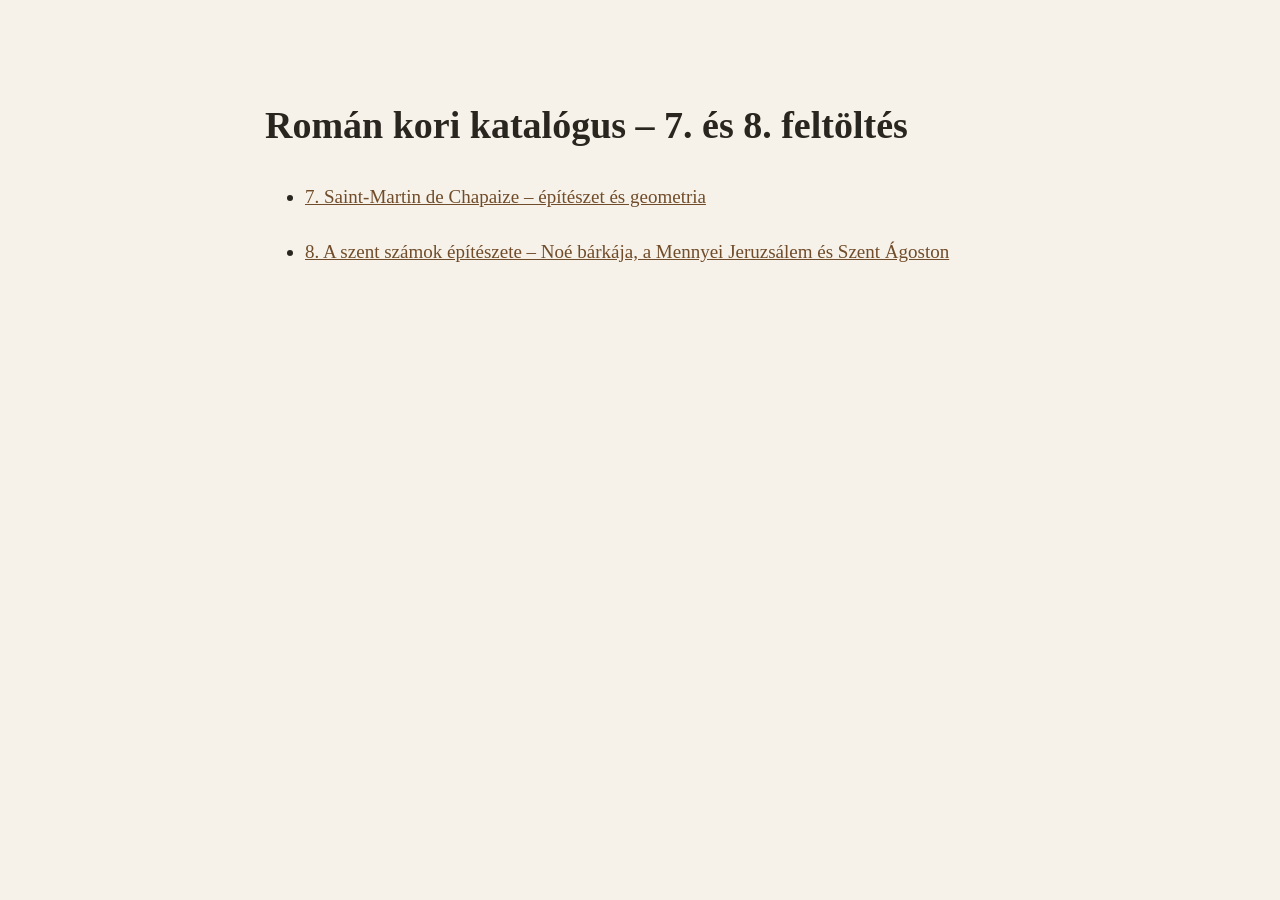
<file: 07-08-olvasnivalok.html>
<!doctype html><html lang="hu"><meta charset="utf-8"><meta name="viewport" content="width=device-width,initial-scale=1"><title>7–8. feltöltés</title><style>body{font:19px/1.6 Georgia,serif;max-width:750px;margin:5vh auto;padding:25px;background:#f6f2e9;color:#29251f}a{color:#704c2a}li{margin:25px 0}</style><h1>Román kori katalógus – 7. és 8. feltöltés</h1><ul><li><a href="feltoltesek/saint-martin-de-chapaize/">7. Saint-Martin de Chapaize – építészet és geometria</a></li><li><a href="feltoltesek/szent-szamok-epiteszete/">8. A szent számok építészete – Noé bárkája, a Mennyei Jeruzsálem és Szent Ágoston</a></li></ul></html>
</file>
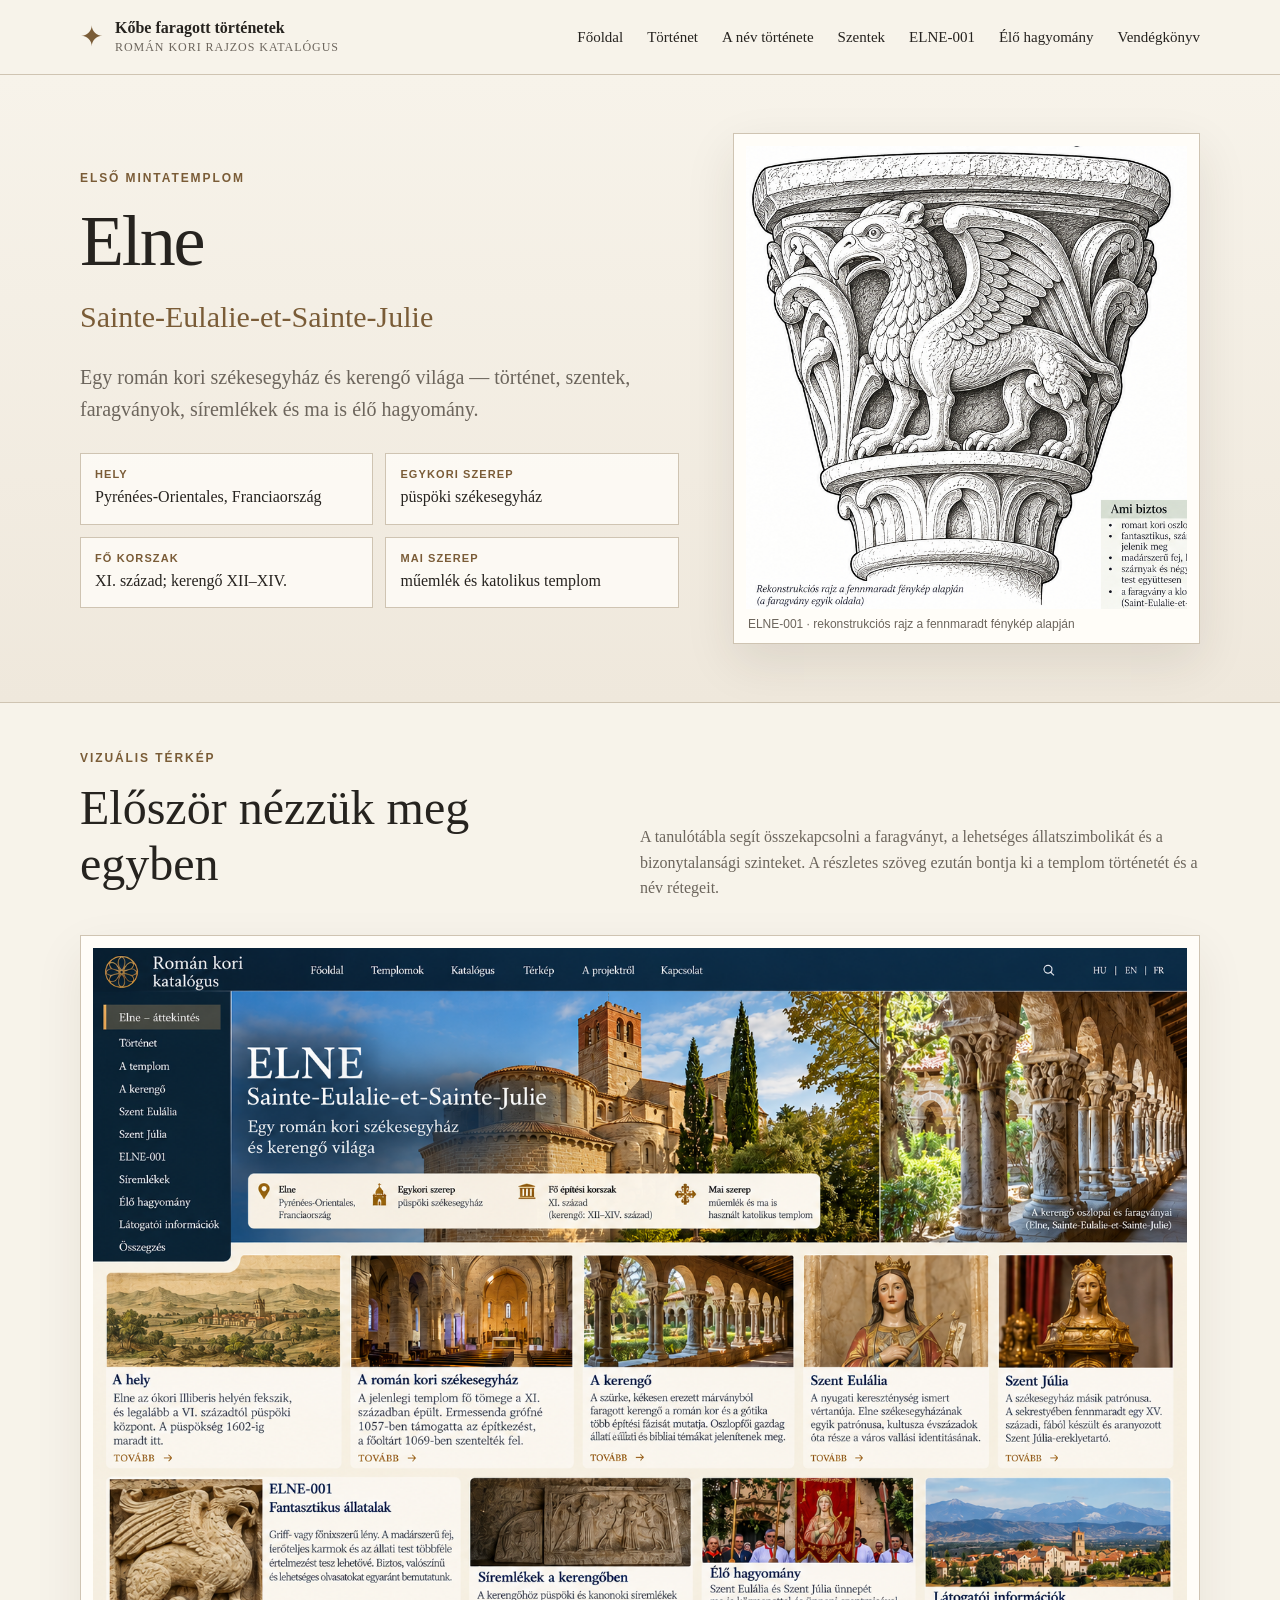
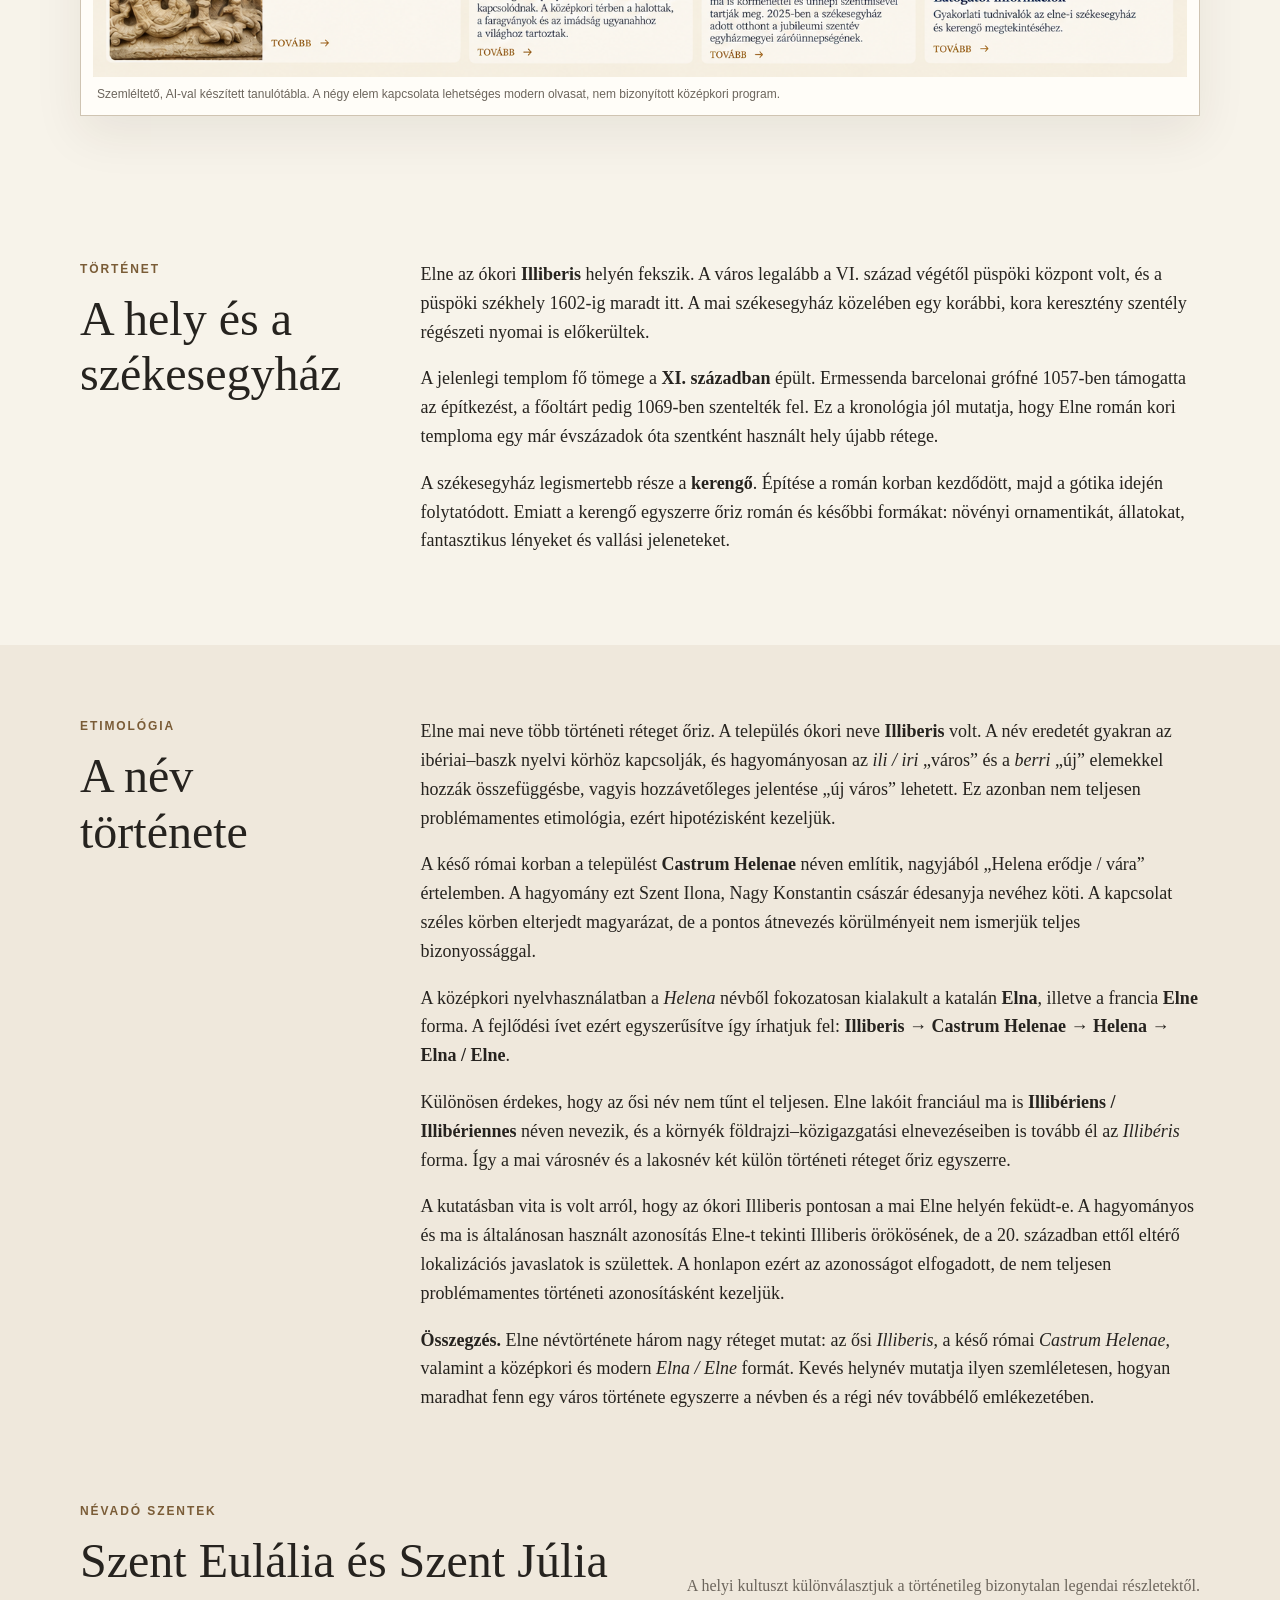
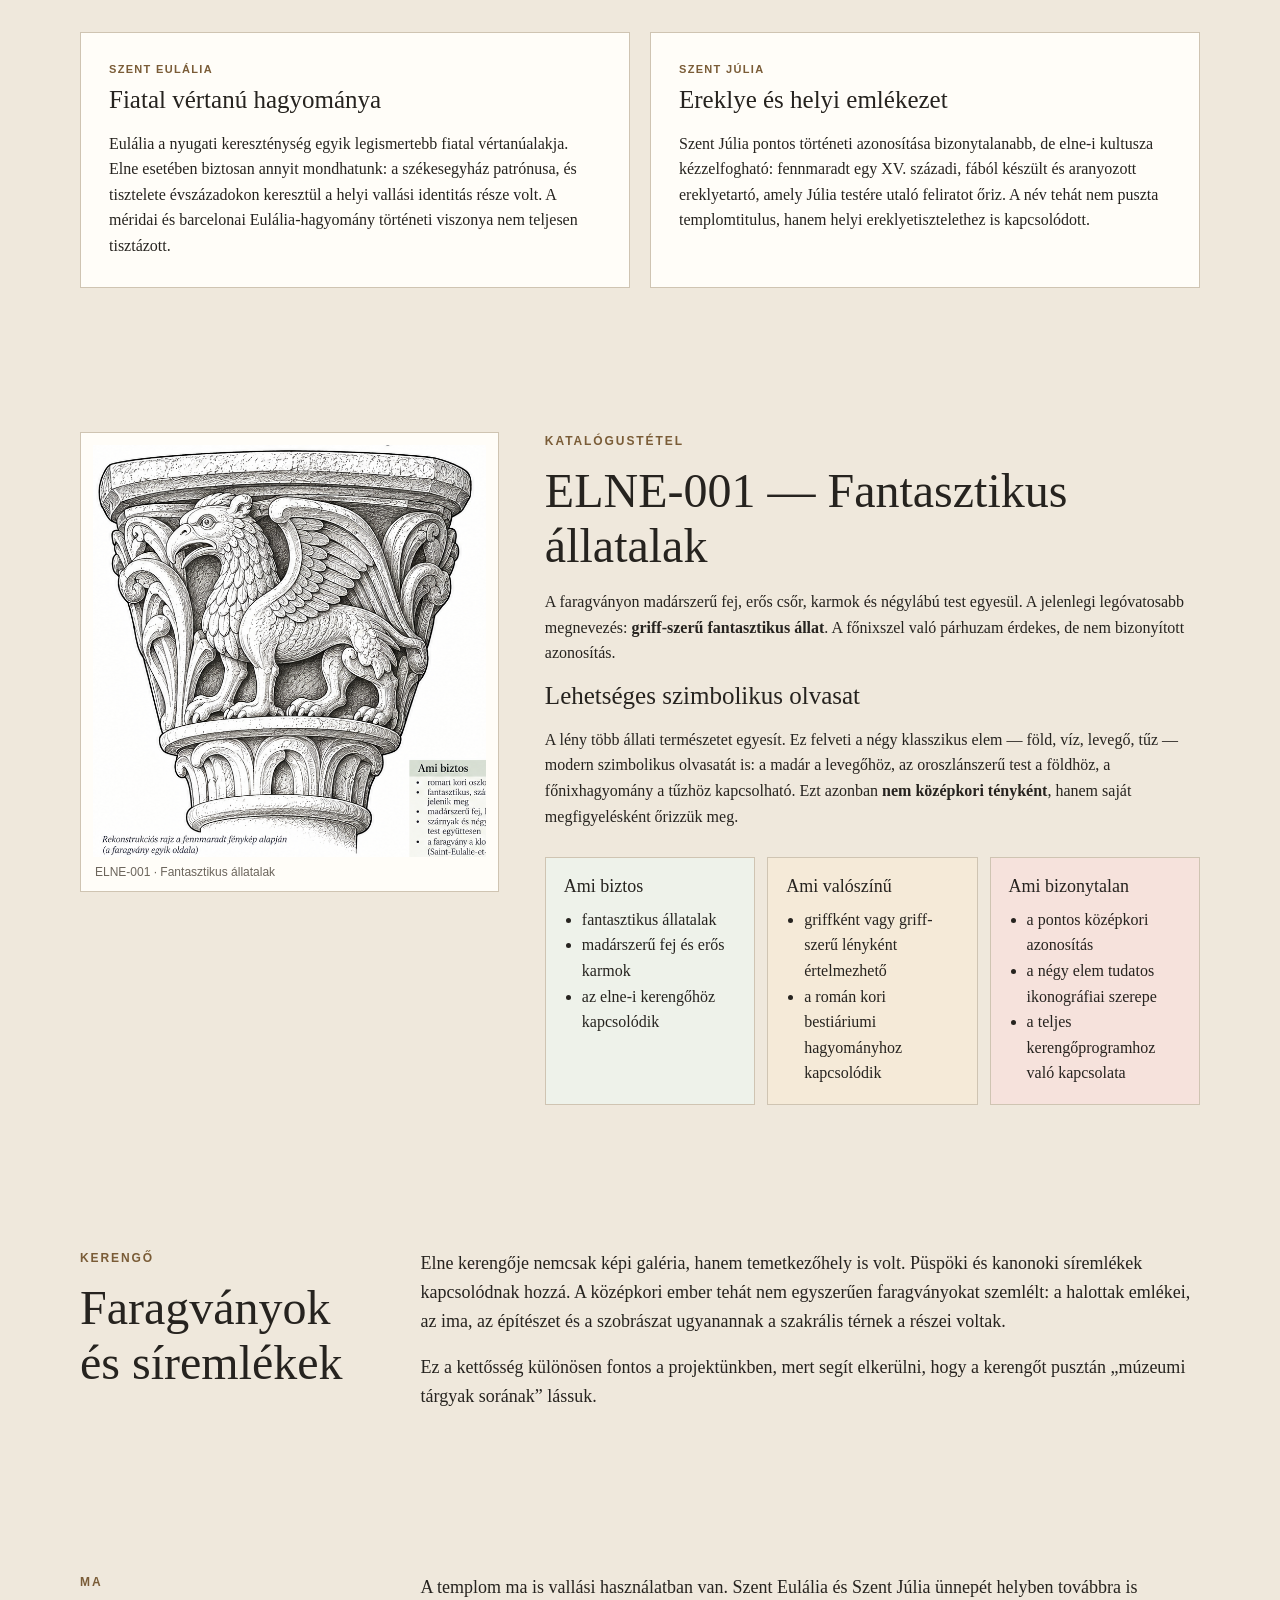
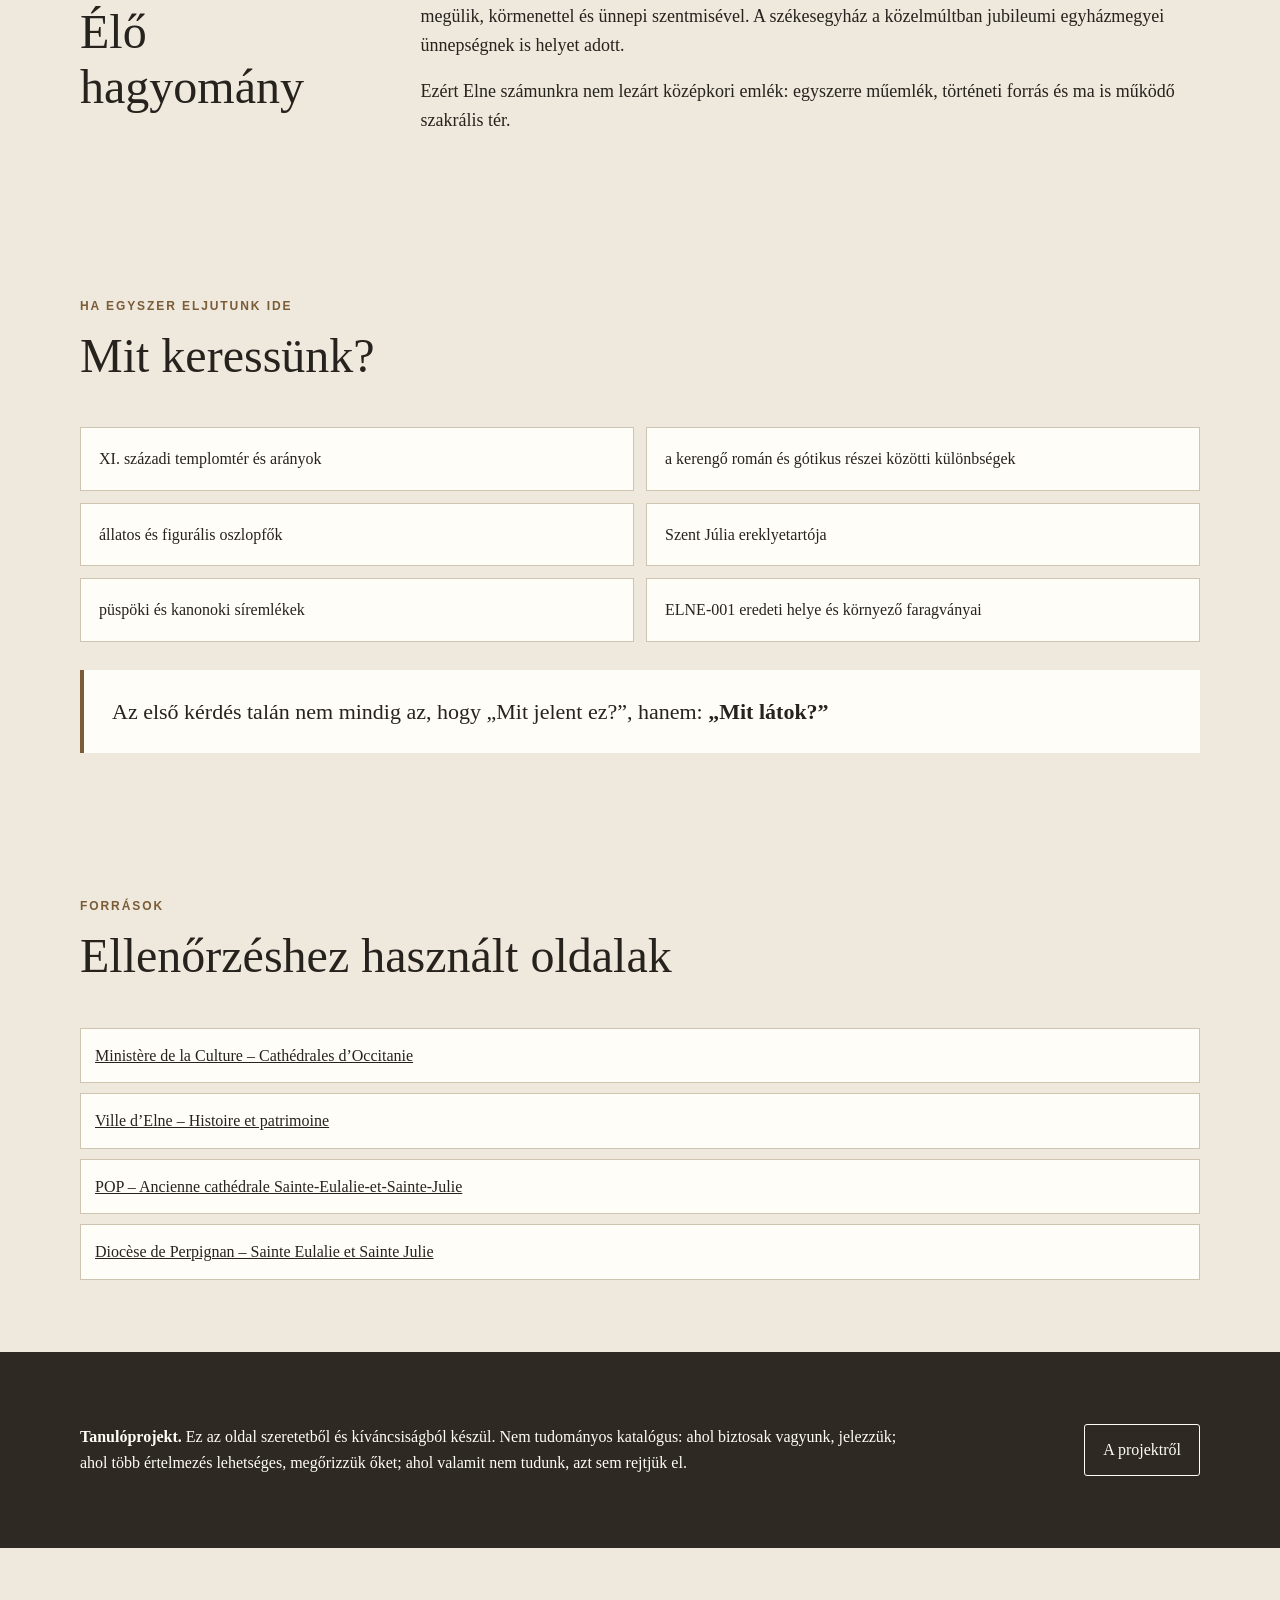
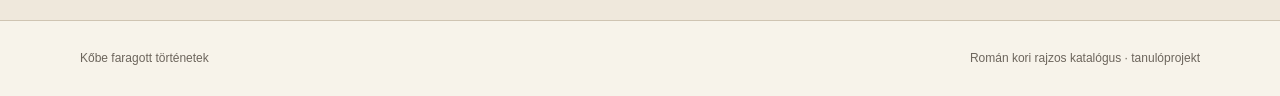
<file: elne.html>
<!doctype html><html lang="hu"><head><meta charset="utf-8"/><meta name="viewport" content="width=device-width, initial-scale=1"/><meta name="description" content="Elne Sainte-Eulalie-et-Sainte-Julie székesegyháza és román kori kerengője – tanulóprojekt."/><title>Elne – Román kori katalógus</title><link rel="stylesheet" href="styles.css"/></head><body>
<header class="site-header"><div class="wrap header-inner"><a class="brand" href="index.html" aria-label="Kezdőlap"><span class="brand-mark">✦</span><span><strong>Kőbe faragott történetek</strong><small>Román kori rajzos katalógus</small></span></a><nav aria-label="Fő navigáció"><a href="index.html">Főoldal</a><a href="#tortenet">Történet</a><a href="#nev">A név története</a><a href="#szentek">Szentek</a><a href="#elne001">ELNE-001</a><a href="#elo">Élő hagyomány</a><a href="vendegkonyv.html">Vendégkönyv</a></nav></div></header>
<main>
<section class="location-hero"><div class="wrap location-hero-grid"><div><p class="eyebrow">Első mintatemplom</p><h1>Elne</h1><p class="location-subtitle">Sainte-Eulalie-et-Sainte-Julie</p><p class="lead">Egy román kori székesegyház és kerengő világa — történet, szentek, faragványok, síremlékek és ma is élő hagyomány.</p><div class="facts-row"><div><strong>Hely</strong><span>Pyrénées-Orientales, Franciaország</span></div><div><strong>Egykori szerep</strong><span>püspöki székesegyház</span></div><div><strong>Fő korszak</strong><span>XI. század; kerengő XII–XIV.</span></div><div><strong>Mai szerep</strong><span>műemlék és katolikus templom</span></div></div></div><figure class="location-art"><img src="images/elne-001.png" alt="ELNE-001 griff-szerű fantasztikus állatalak rajza"/><figcaption>ELNE-001 · rekonstrukciós rajz a fennmaradt fénykép alapján</figcaption></figure></div></section>
<section class="section overview-section"><div class="wrap"><div class="section-head"><div><p class="eyebrow">Vizuális térkép</p><h2>Először nézzük meg egyben</h2></div><p class="section-copy">A tanulótábla segít összekapcsolni a faragványt, a lehetséges állatszimbolikát és a bizonytalansági szinteket. A részletes szöveg ezután bontja ki a templom történetét és a név rétegeit.</p></div><figure class="overview-board"><img src="images/elne-overview.png" alt="ELNE-001 és a griff-szerű állatalak részletes szemléltető táblája"/><figcaption>Szemléltető, AI-val készített tanulótábla. A négy elem kapcsolata lehetséges modern olvasat, nem bizonyított középkori program.</figcaption></figure></div></section>
<section class="section" id="tortenet"><div class="wrap prose-grid"><div class="side-title"><p class="eyebrow">Történet</p><h2>A hely és a székesegyház</h2></div><div class="prose"><p>Elne az ókori <strong>Illiberis</strong> helyén fekszik. A város legalább a VI. század végétől püspöki központ volt, és a püspöki székhely 1602-ig maradt itt. A mai székesegyház közelében egy korábbi, kora keresztény szentély régészeti nyomai is előkerültek.</p><p>A jelenlegi templom fő tömege a <strong>XI. században</strong> épült. Ermessenda barcelonai grófné 1057-ben támogatta az építkezést, a főoltárt pedig 1069-ben szentelték fel. Ez a kronológia jól mutatja, hogy Elne román kori temploma egy már évszázadok óta szentként használt hely újabb rétege.</p><p>A székesegyház legismertebb része a <strong>kerengő</strong>. Építése a román korban kezdődött, majd a gótika idején folytatódott. Emiatt a kerengő egyszerre őriz román és későbbi formákat: növényi ornamentikát, állatokat, fantasztikus lényeket és vallási jeleneteket.</p></div></div></section>
<section class="section alt" id="nev"><div class="wrap prose-grid"><div class="side-title"><p class="eyebrow">Etimológia</p><h2>A név története</h2></div><div class="prose"><p>Elne mai neve több történeti réteget őriz. A település ókori neve <strong>Illiberis</strong> volt. A név eredetét gyakran az ibériai–baszk nyelvi körhöz kapcsolják, és hagyományosan az <em>ili / iri</em> „város” és a <em>berri</em> „új” elemekkel hozzák összefüggésbe, vagyis hozzávetőleges jelentése „új város” lehetett. Ez azonban nem teljesen problémamentes etimológia, ezért hipotézisként kezeljük.</p><p>A késő római korban a települést <strong>Castrum Helenae</strong> néven említik, nagyjából „Helena erődje / vára” értelemben. A hagyomány ezt Szent Ilona, Nagy Konstantin császár édesanyja nevéhez köti. A kapcsolat széles körben elterjedt magyarázat, de a pontos átnevezés körülményeit nem ismerjük teljes bizonyossággal.</p><p>A középkori nyelvhasználatban a <em>Helena</em> névből fokozatosan kialakult a katalán <strong>Elna</strong>, illetve a francia <strong>Elne</strong> forma. A fejlődési ívet ezért egyszerűsítve így írhatjuk fel: <strong>Illiberis → Castrum Helenae → Helena → Elna / Elne</strong>.</p><p>Különösen érdekes, hogy az ősi név nem tűnt el teljesen. Elne lakóit franciául ma is <strong>Illibériens / Illibériennes</strong> néven nevezik, és a környék földrajzi–közigazgatási elnevezéseiben is tovább él az <em>Illibéris</em> forma. Így a mai városnév és a lakosnév két külön történeti réteget őriz egyszerre.</p><p>A kutatásban vita is volt arról, hogy az ókori Illiberis pontosan a mai Elne helyén feküdt-e. A hagyományos és ma is általánosan használt azonosítás Elne-t tekinti Illiberis örökösének, de a 20. században ettől eltérő lokalizációs javaslatok is születtek. A honlapon ezért az azonosságot elfogadott, de nem teljesen problémamentes történeti azonosításként kezeljük.</p><p><strong>Összegzés.</strong> Elne névtörténete három nagy réteget mutat: az ősi <em>Illiberis</em>, a késő római <em>Castrum Helenae</em>, valamint a középkori és modern <em>Elna / Elne</em> formát. Kevés helynév mutatja ilyen szemléletesen, hogyan maradhat fenn egy város története egyszerre a névben és a régi név továbbélő emlékezetében.</p></div></div>
<section class="section alt" id="szentek"><div class="wrap"><div class="section-head"><div><p class="eyebrow">Névadó szentek</p><h2>Szent Eulália és Szent Júlia</h2></div><p class="section-copy">A helyi kultuszt különválasztjuk a történetileg bizonytalan legendai részletektől.</p></div><div class="note-grid"><article class="note-card"><div class="note-kicker">Szent Eulália</div><h3>Fiatal vértanú hagyománya</h3><p>Eulália a nyugati kereszténység egyik legismertebb fiatal vértanúalakja. Elne esetében biztosan annyit mondhatunk: a székesegyház patrónusa, és tisztelete évszázadokon keresztül a helyi vallási identitás része volt. A méridai és barcelonai Eulália-hagyomány történeti viszonya nem teljesen tisztázott.</p></article><article class="note-card"><div class="note-kicker">Szent Júlia</div><h3>Ereklye és helyi emlékezet</h3><p>Szent Júlia pontos történeti azonosítása bizonytalanabb, de elne-i kultusza kézzelfogható: fennmaradt egy XV. századi, fából készült és aranyozott ereklyetartó, amely Júlia testére utaló feliratot őriz. A név tehát nem puszta templomtitulus, hanem helyi ereklyetisztelethez is kapcsolódott.</p></article></div></div></section>
<section class="section" id="elne001"><div class="wrap feature-grid"><figure class="feature-art"><img src="images/elne-001.png" alt="Fantasztikus griff-szerű állatalak"/><figcaption>ELNE-001 · Fantasztikus állatalak</figcaption></figure><div><p class="eyebrow">Katalógustétel</p><h2>ELNE-001 — Fantasztikus állatalak</h2><p>A faragványon madárszerű fej, erős csőr, karmok és négylábú test egyesül. A jelenlegi legóvatosabb megnevezés: <strong>griff-szerű fantasztikus állat</strong>. A főnixszel való párhuzam érdekes, de nem bizonyított azonosítás.</p><h3>Lehetséges szimbolikus olvasat</h3><p>A lény több állati természetet egyesít. Ez felveti a négy klasszikus elem — föld, víz, levegő, tűz — modern szimbolikus olvasatát is: a madár a levegőhöz, az oroszlánszerű test a földhöz, a főnixhagyomány a tűzhöz kapcsolható. Ezt azonban <strong>nem középkori tényként</strong>, hanem saját megfigyelésként őrizzük meg.</p><div class="certainty-grid"><div class="certainty sure"><h3>Ami biztos</h3><ul><li>fantasztikus állatalak</li><li>madárszerű fej és erős karmok</li><li>az elne-i kerengőhöz kapcsolódik</li></ul></div><div class="certainty likely"><h3>Ami valószínű</h3><ul><li>griffként vagy griff-szerű lényként értelmezhető</li><li>a román kori bestiáriumi hagyományhoz kapcsolódik</li></ul></div><div class="certainty uncertain"><h3>Ami bizonytalan</h3><ul><li>a pontos középkori azonosítás</li><li>a négy elem tudatos ikonográfiai szerepe</li><li>a teljes kerengőprogramhoz való kapcsolata</li></ul></div></div></div></div></section>
<section class="section alt"><div class="wrap prose-grid"><div class="side-title"><p class="eyebrow">Kerengő</p><h2>Faragványok és síremlékek</h2></div><div class="prose"><p>Elne kerengője nemcsak képi galéria, hanem temetkezőhely is volt. Püspöki és kanonoki síremlékek kapcsolódnak hozzá. A középkori ember tehát nem egyszerűen faragványokat szemlélt: a halottak emlékei, az ima, az építészet és a szobrászat ugyanannak a szakrális térnek a részei voltak.</p><p>Ez a kettősség különösen fontos a projektünkben, mert segít elkerülni, hogy a kerengőt pusztán „múzeumi tárgyak sorának” lássuk.</p></div></div></section>
<section class="section" id="elo"><div class="wrap prose-grid"><div class="side-title"><p class="eyebrow">Ma</p><h2>Élő hagyomány</h2></div><div class="prose"><p>A templom ma is vallási használatban van. Szent Eulália és Szent Júlia ünnepét helyben továbbra is megülik, körmenettel és ünnepi szentmisével. A székesegyház a közelmúltban jubileumi egyházmegyei ünnepségnek is helyet adott.</p><p>Ezért Elne számunkra nem lezárt középkori emlék: egyszerre műemlék, történeti forrás és ma is működő szakrális tér.</p></div></div></section>
<section class="section alt"><div class="wrap"><div class="section-head"><div><p class="eyebrow">Ha egyszer eljutunk ide</p><h2>Mit keressünk?</h2></div></div><div class="visit-list"><div>XI. századi templomtér és arányok</div><div>a kerengő román és gótikus részei közötti különbségek</div><div>állatos és figurális oszlopfők</div><div>Szent Júlia ereklyetartója</div><div>püspöki és kanonoki síremlékek</div><div>ELNE-001 eredeti helye és környező faragványai</div></div><blockquote class="project-quote">Az első kérdés talán nem mindig az, hogy „Mit jelent ez?”, hanem: <strong>„Mit látok?”</strong></blockquote></div></section>
<section class="section" id="forrasok"><div class="wrap"><div class="section-head"><div><p class="eyebrow">Források</p><h2>Ellenőrzéshez használt oldalak</h2></div></div><div class="sources-box"><a href="https://www.culture.gouv.fr/content/download/182716/pdf_file/Duo_cathedrales_Occitanie_2017_09.pdf" target="_blank" rel="noopener">Ministère de la Culture – Cathédrales d’Occitanie</a><a href="https://ville-elne.fr/ma-ville/histoire-de-la-ville/" target="_blank" rel="noopener">Ville d’Elne – Histoire et patrimoine</a><a href="https://pop.culture.gouv.fr/notice/merimee/PA00104012" target="_blank" rel="noopener">POP – Ancienne cathédrale Sainte-Eulalie-et-Sainte-Julie</a><a href="https://www.perpignan.catholique.fr/ce-dimanche-14-decembre-a-elne-la-fete-de-sainte-eulalie-et-sainte-julie/" target="_blank" rel="noopener">Diocèse de Perpignan – Sainte Eulalie et Sainte Julie</a></div></div></section>
<section class="section project-strip"><div class="wrap"><p><strong>Tanulóprojekt.</strong> Ez az oldal szeretetből és kíváncsiságból készül. Nem tudományos katalógus: ahol biztosak vagyunk, jelezzük; ahol több értelmezés lehetséges, megőrizzük őket; ahol valamit nem tudunk, azt sem rejtjük el.</p><a class="button ghost" href="index.html#projekt">A projektről</a></div></section>
</main><footer><div class="wrap footer-inner"><span>Kőbe faragott történetek</span><span>Román kori rajzos katalógus · tanulóprojekt</span></div></footer></body></html>
</file>
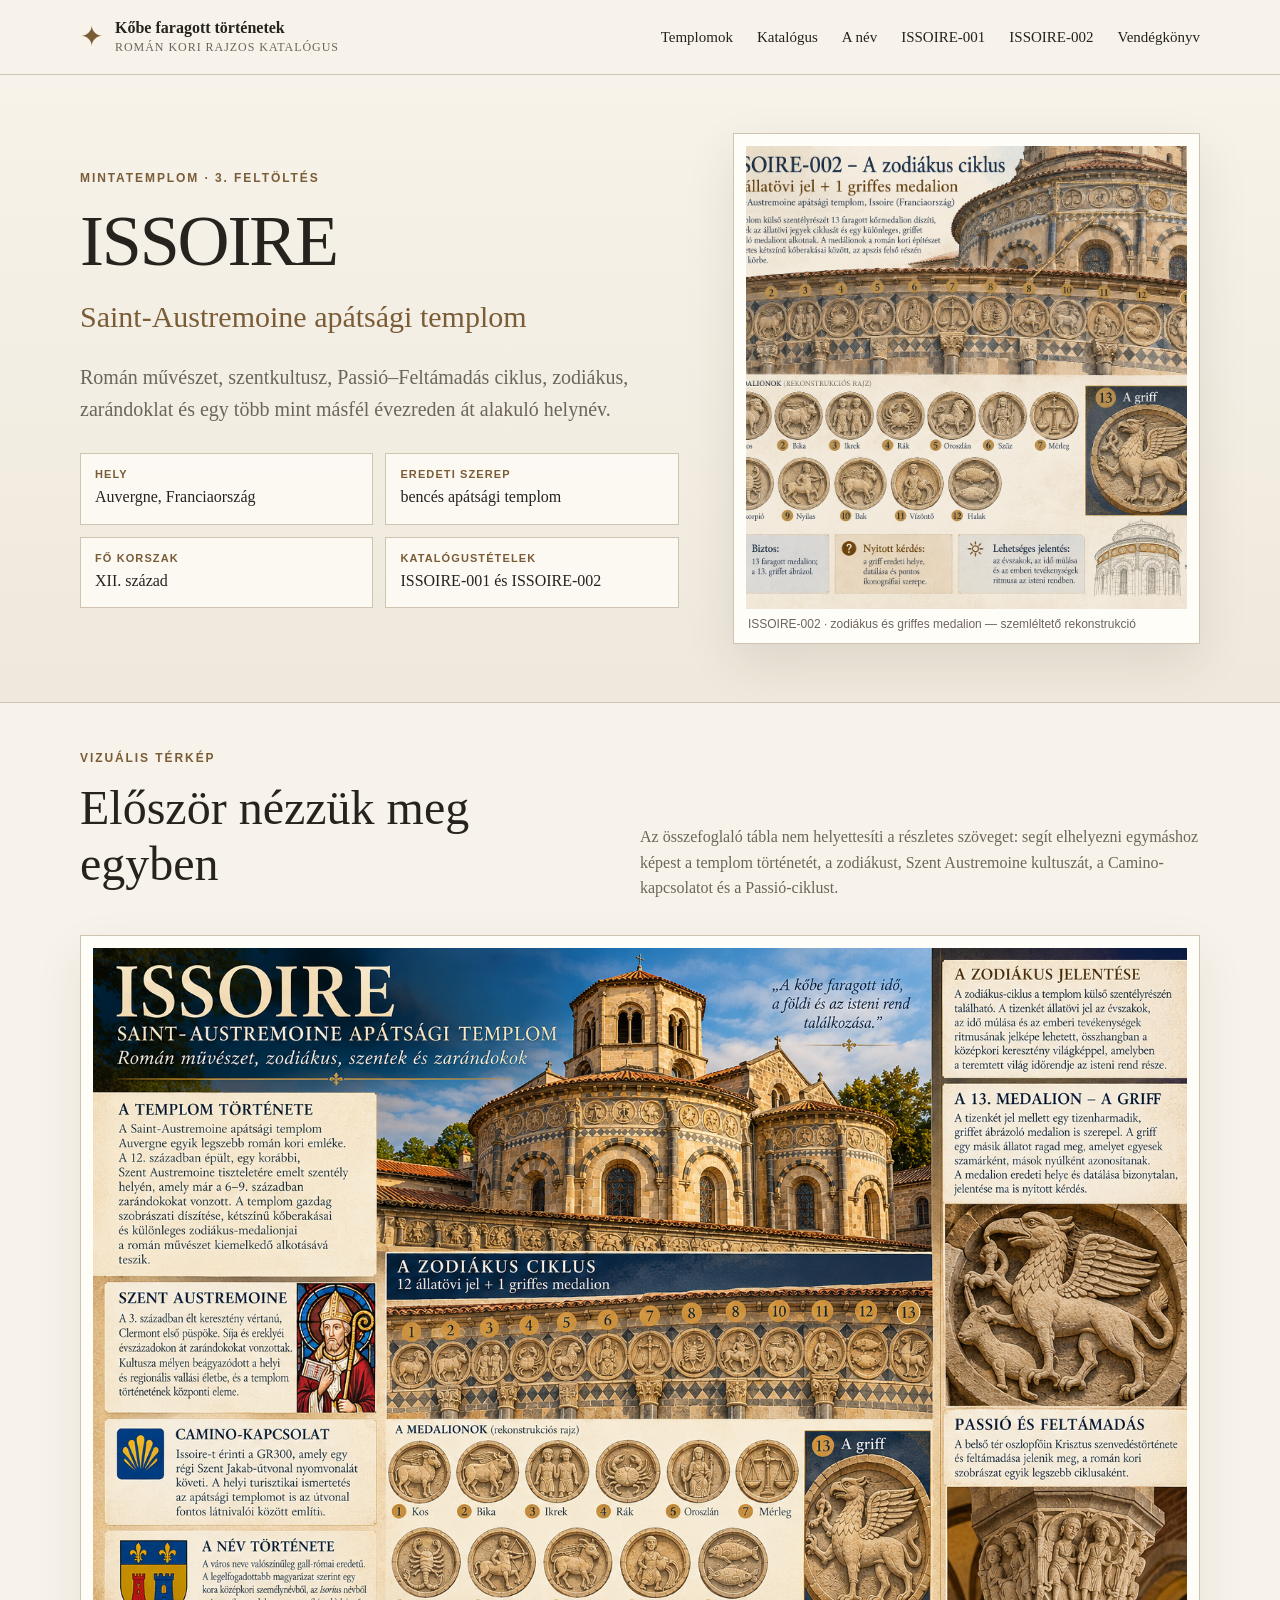
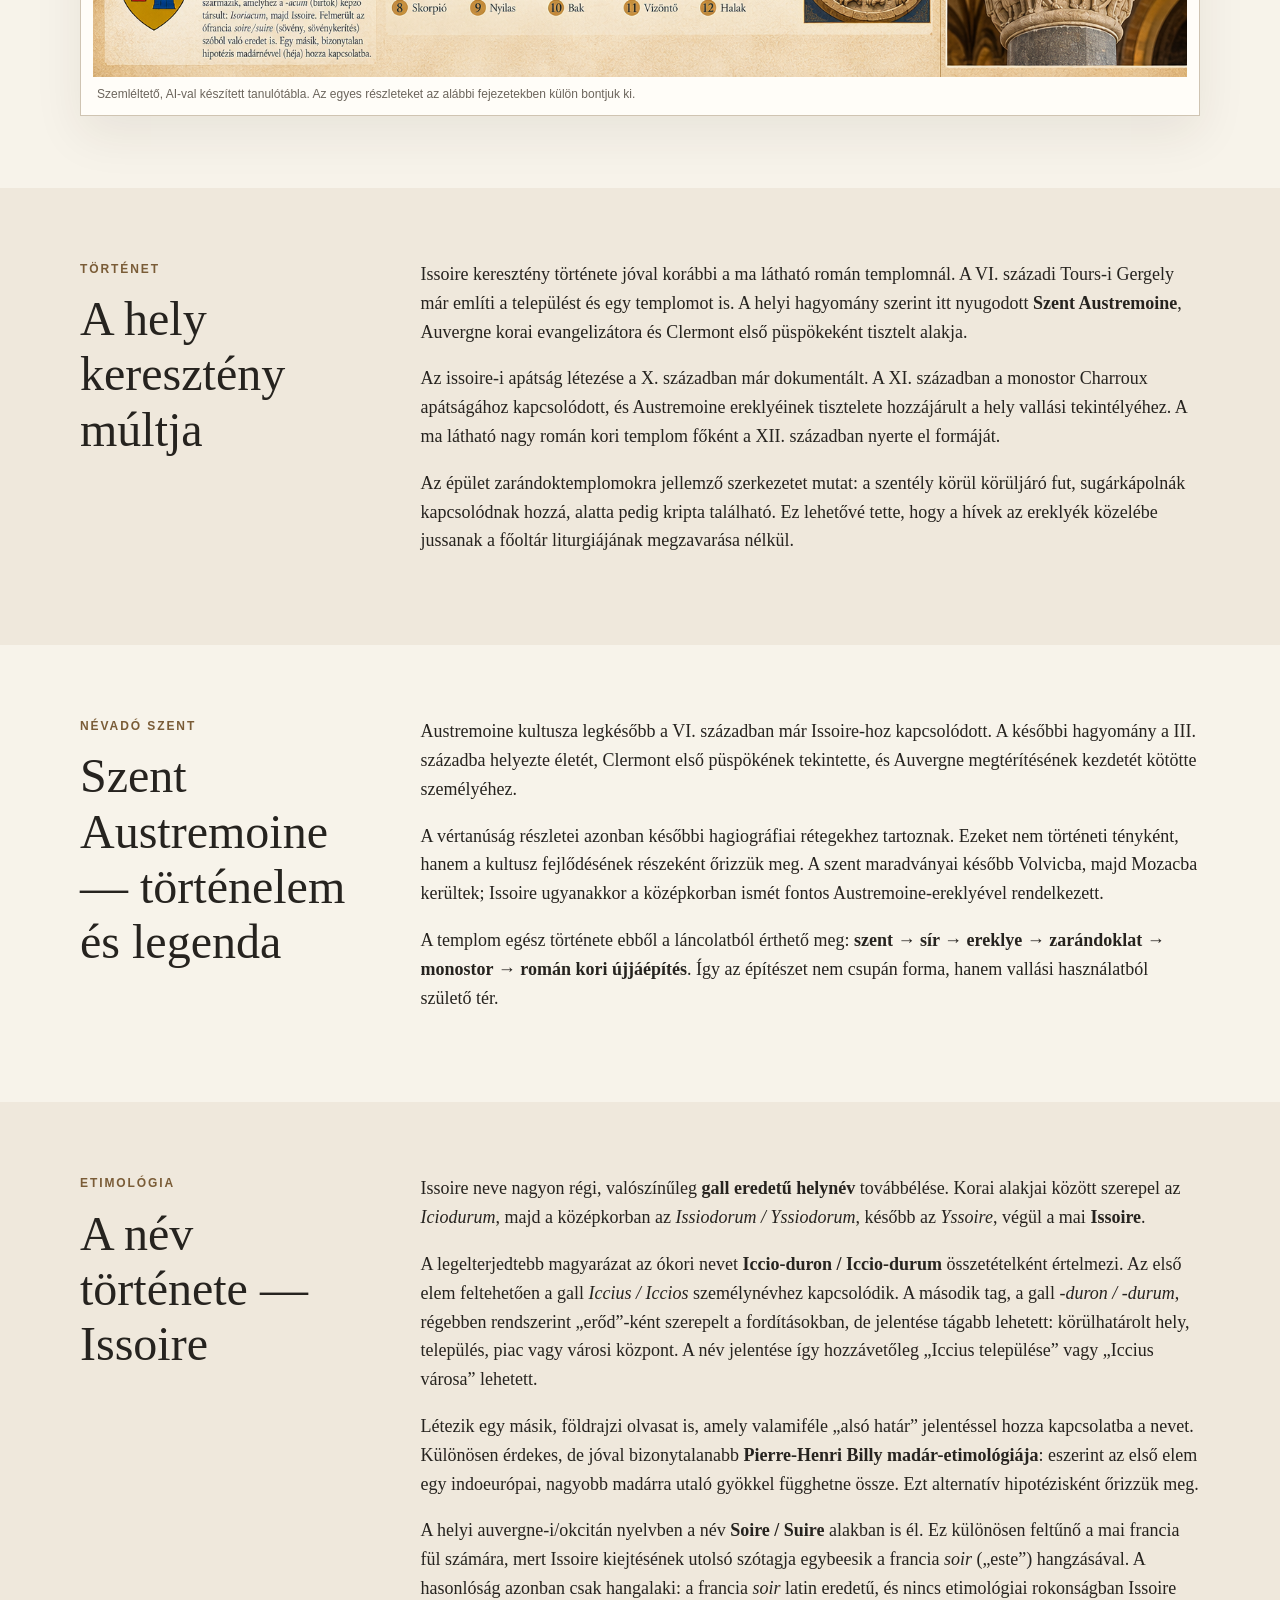
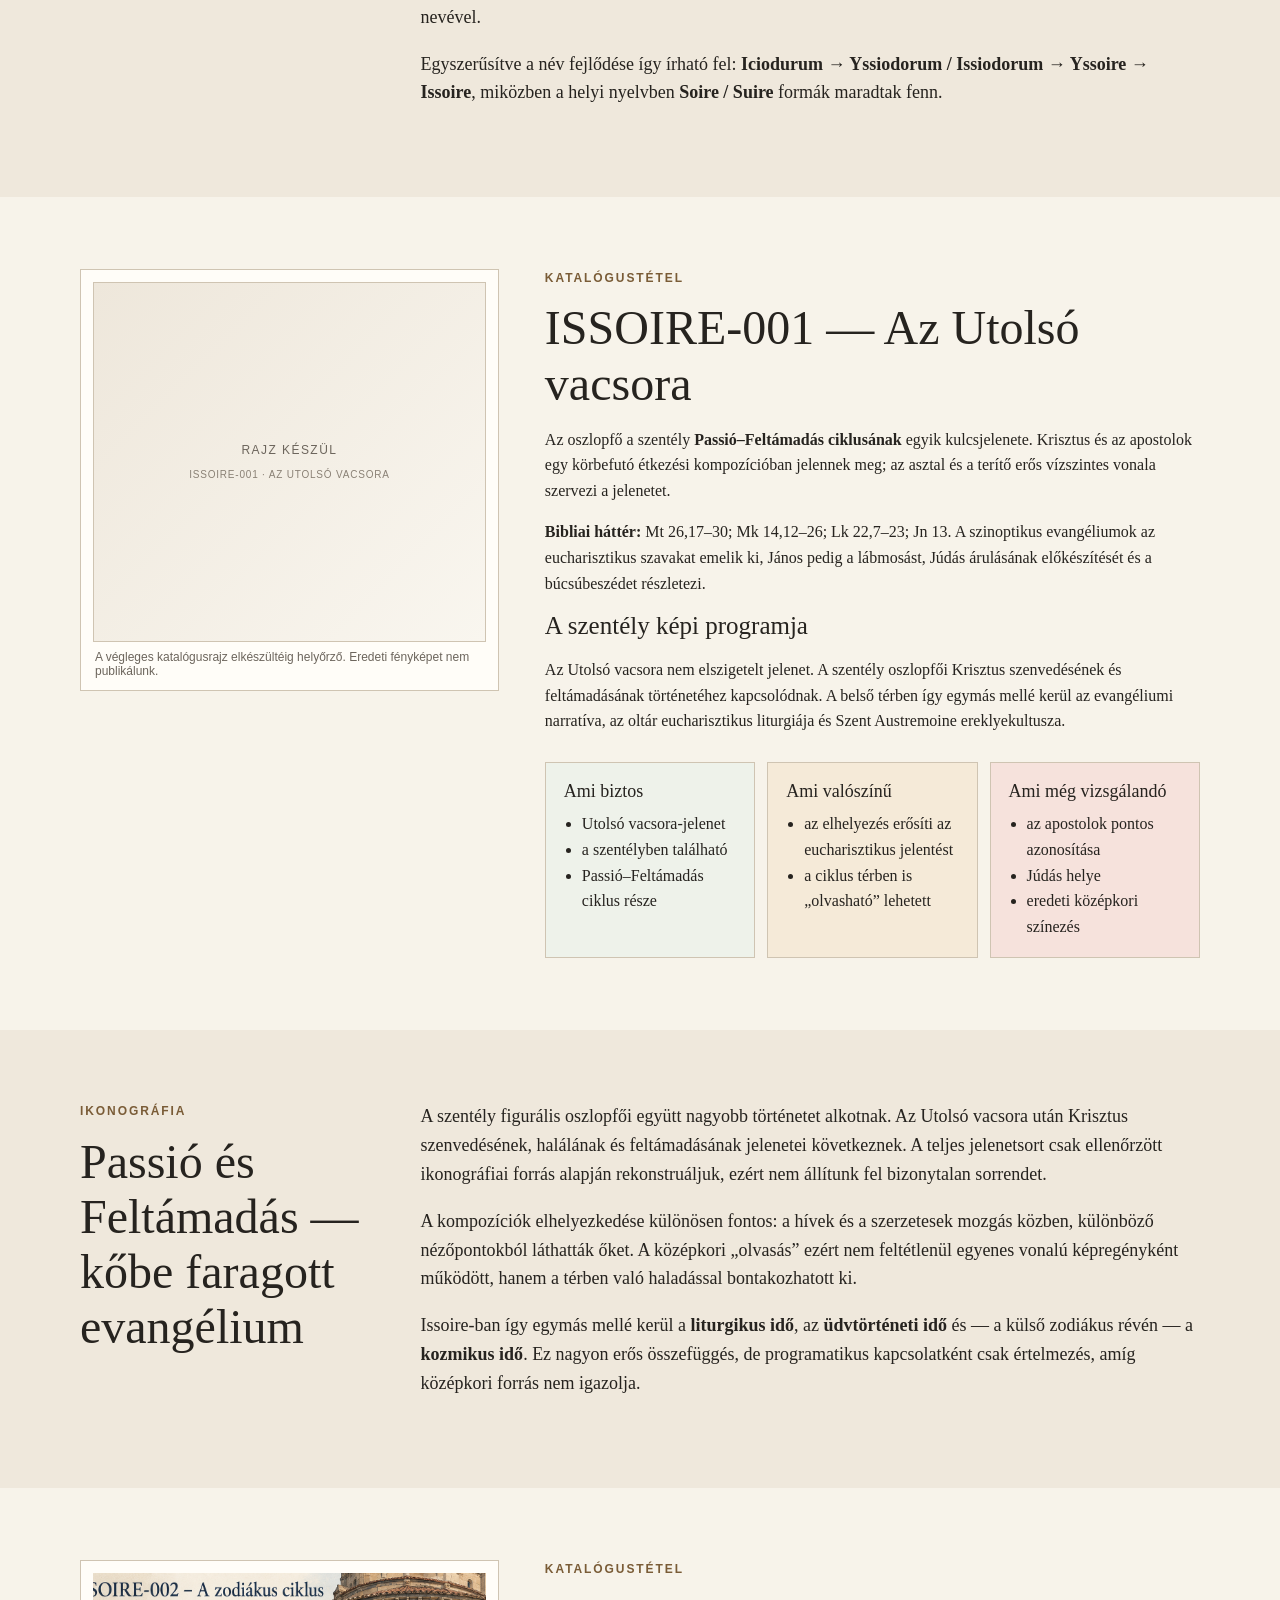
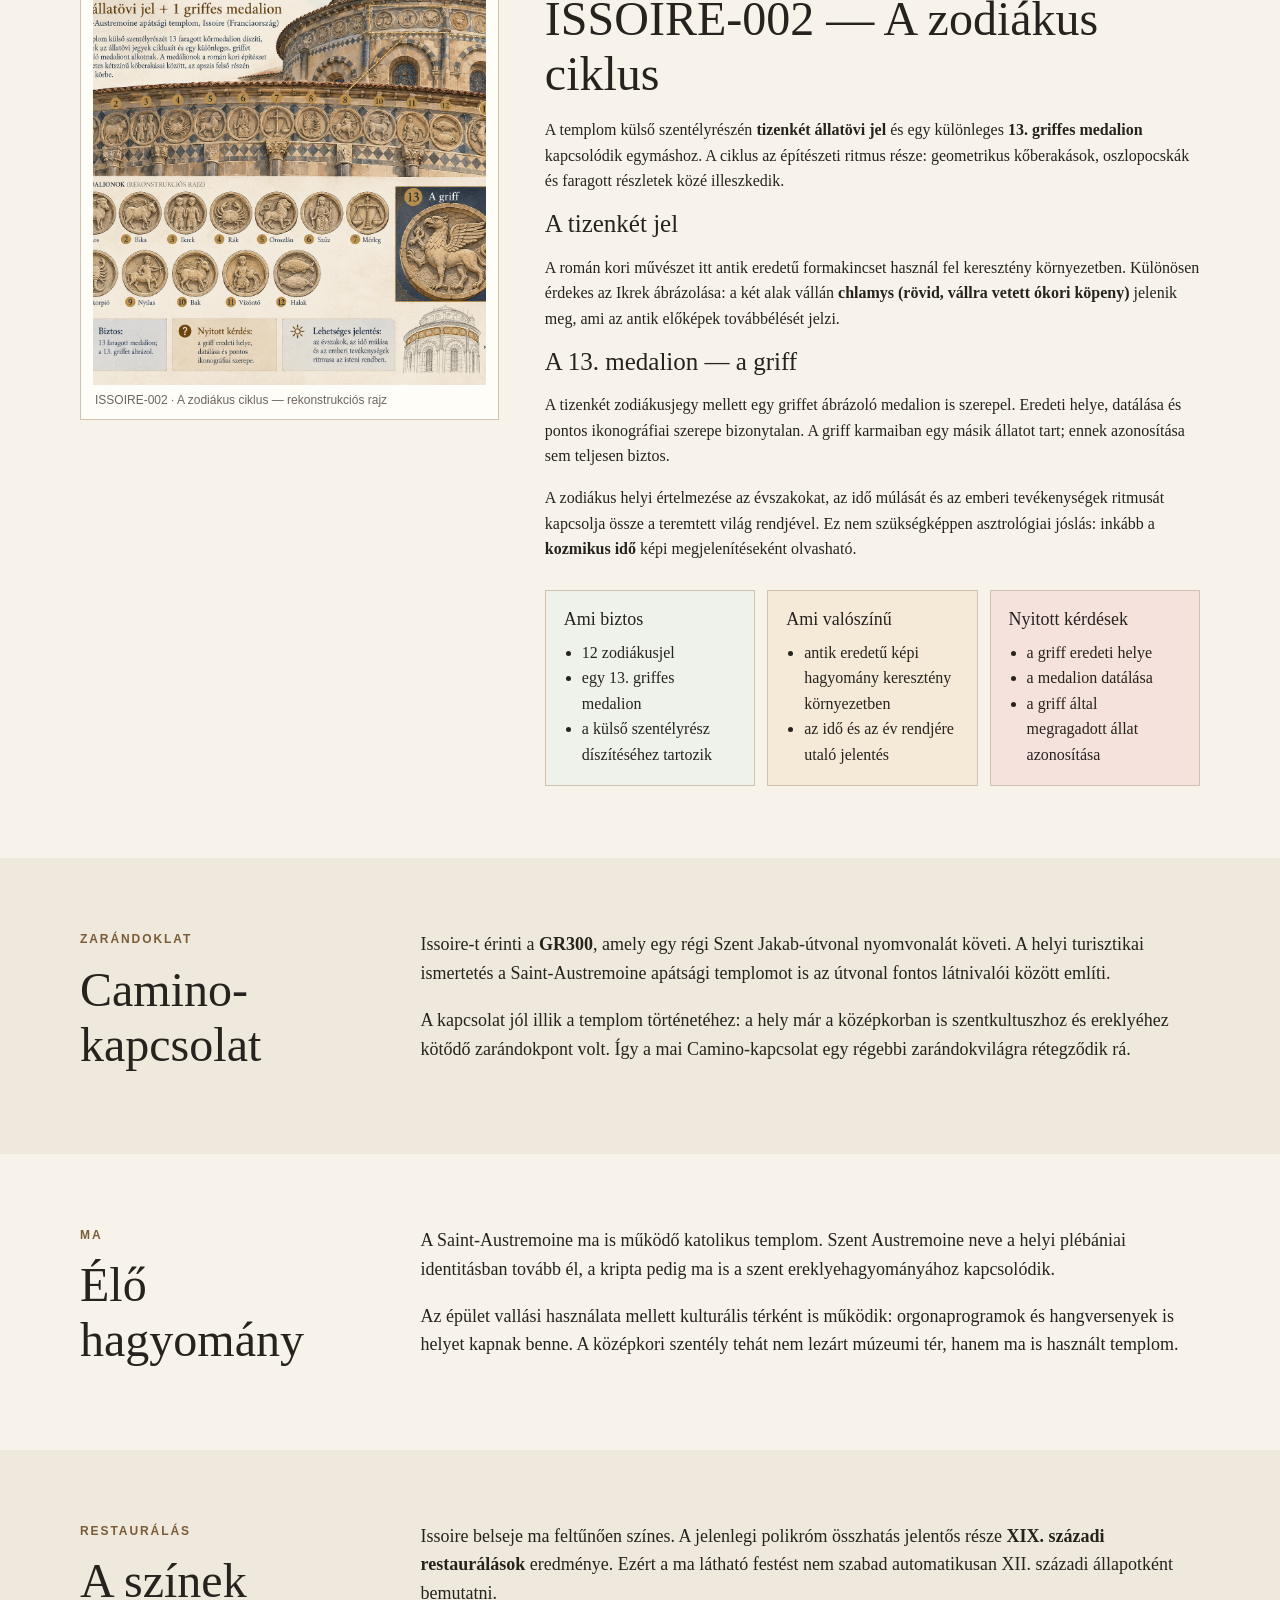
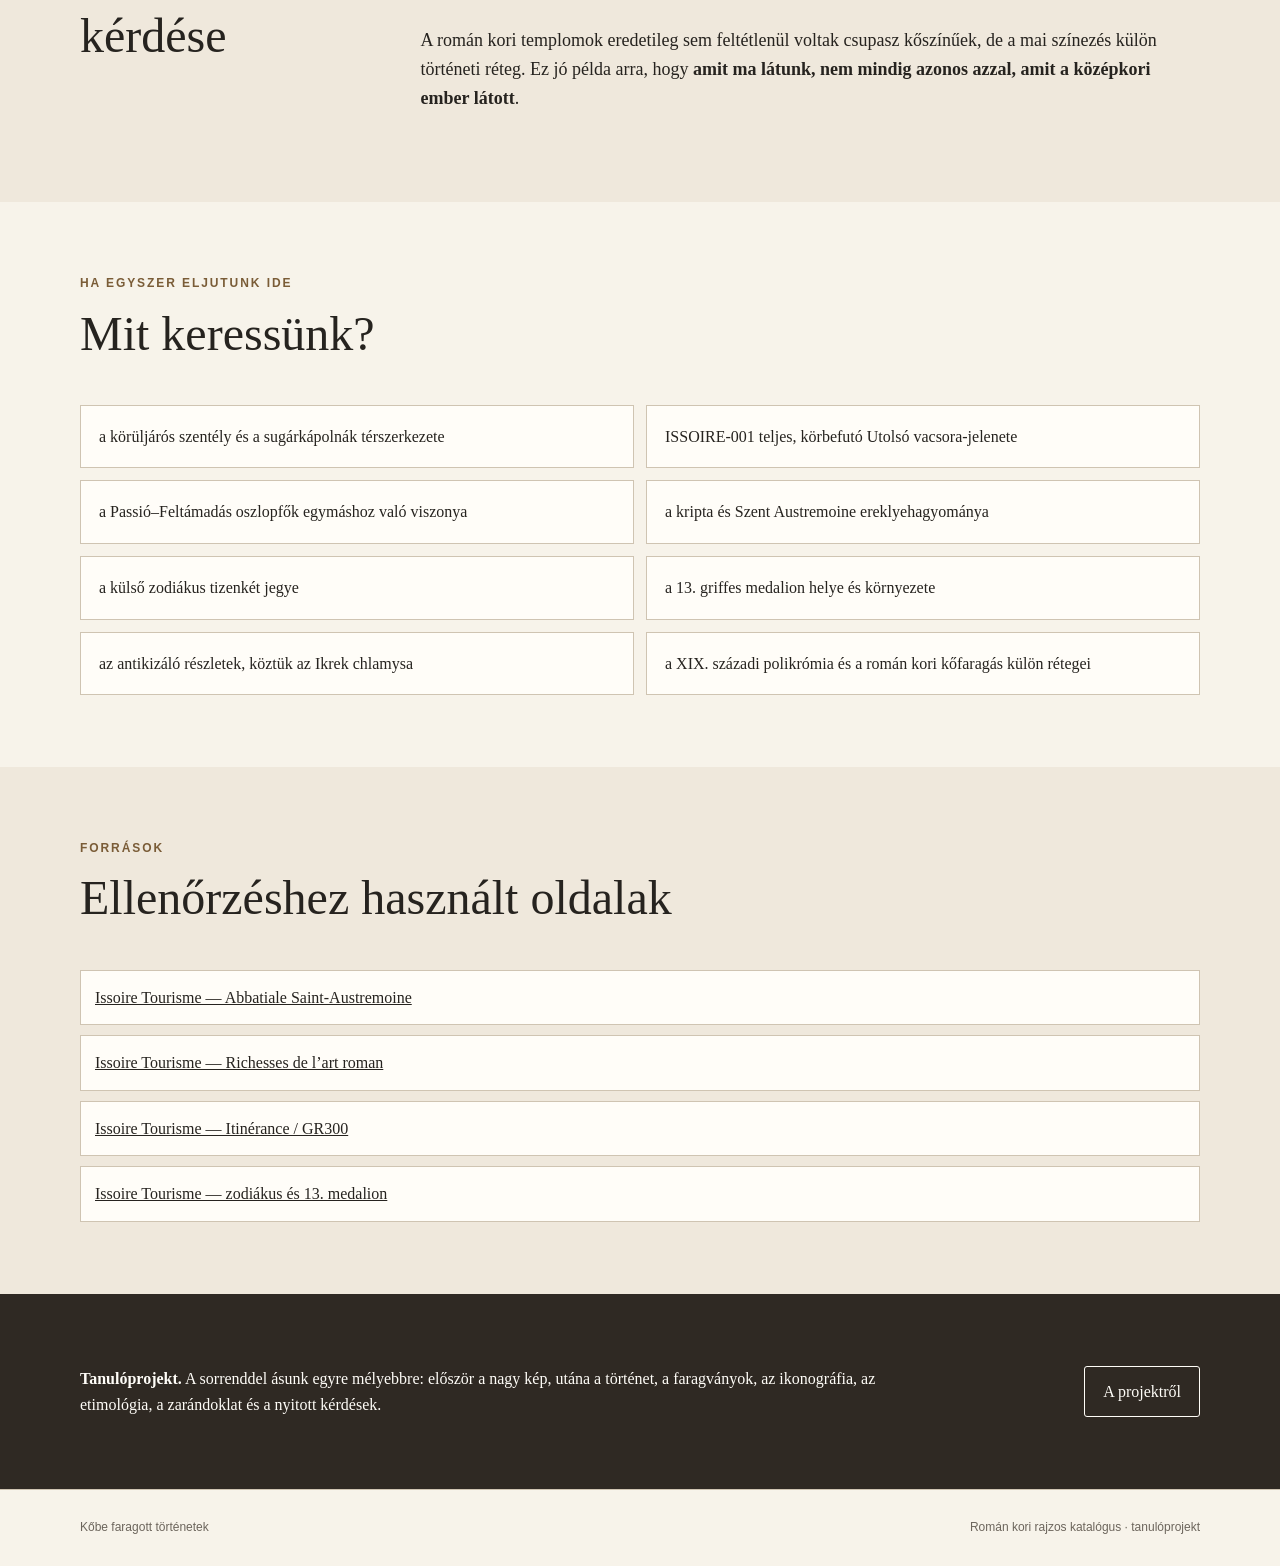
<file: issoire.html>
<!doctype html><html lang="hu"><head><meta charset="utf-8"/><meta name="viewport" content="width=device-width, initial-scale=1"/><meta name="description" content="Saint-Austremoine, Issoire — román kori templom, Utolsó vacsora, zodiákus, Szent Austremoine, Camino és névtörténet."/><title>Issoire · Saint-Austremoine — Kőbe faragott történetek</title><link rel="stylesheet" href="styles.css"/></head><body>
<header class="site-header"><div class="wrap header-inner"><a class="brand" href="index.html" aria-label="Kezdőlap"><span class="brand-mark">✦</span><span><strong>Kőbe faragott történetek</strong><small>Román kori rajzos katalógus</small></span></a><nav aria-label="Fő navigáció"><a href="index.html#templomok">Templomok</a><a href="index.html#katalogus">Katalógus</a><a href="#nev">A név</a><a href="#issoire001">ISSOIRE-001</a><a href="#issoire002">ISSOIRE-002</a><a href="vendegkonyv.html">Vendégkönyv</a></nav></div></header>
<main>
<section class="location-hero"><div class="wrap location-hero-grid"><div><p class="eyebrow">Mintatemplom · 3. feltöltés</p><h1>ISSOIRE</h1><p class="location-subtitle">Saint-Austremoine apátsági templom</p><p class="lead">Román művészet, szentkultusz, Passió–Feltámadás ciklus, zodiákus, zarándoklat és egy több mint másfél évezreden át alakuló helynév.</p><div class="facts-row"><div><strong>Hely</strong><span>Auvergne, Franciaország</span></div><div><strong>Eredeti szerep</strong><span>bencés apátsági templom</span></div><div><strong>Fő korszak</strong><span>XII. század</span></div><div><strong>Katalógustételek</strong><span>ISSOIRE-001 és ISSOIRE-002</span></div></div></div><figure class="location-art"><img src="images/issoire-002.png" alt="Az issoire-i zodiákus ciklus rekonstrukciós rajza"/><figcaption>ISSOIRE-002 · zodiákus és griffes medalion — szemléltető rekonstrukció</figcaption></figure></div></section>

<section class="section overview-section"><div class="wrap"><div class="section-head"><div><p class="eyebrow">Vizuális térkép</p><h2>Először nézzük meg egyben</h2></div><p class="section-copy">Az összefoglaló tábla nem helyettesíti a részletes szöveget: segít elhelyezni egymáshoz képest a templom történetét, a zodiákust, Szent Austremoine kultuszát, a Camino-kapcsolatot és a Passió-ciklust.</p></div><figure class="overview-board"><img src="images/issoire-overview.png" alt="Issoire Saint-Austremoine apátsági templom összefoglaló vizuális táblája"/><figcaption>Szemléltető, AI-val készített tanulótábla. Az egyes részleteket az alábbi fejezetekben külön bontjuk ki.</figcaption></figure></div></section>

<section class="section alt" id="tortenet"><div class="wrap prose-grid"><div class="side-title"><p class="eyebrow">Történet</p><h2>A hely keresztény múltja</h2></div><div class="prose"><p>Issoire keresztény története jóval korábbi a ma látható román templomnál. A VI. századi Tours-i Gergely már említi a települést és egy templomot is. A helyi hagyomány szerint itt nyugodott <strong>Szent Austremoine</strong>, Auvergne korai evangelizátora és Clermont első püspökeként tisztelt alakja.</p><p>Az issoire-i apátság létezése a X. században már dokumentált. A XI. században a monostor Charroux apátságához kapcsolódott, és Austremoine ereklyéinek tisztelete hozzájárult a hely vallási tekintélyéhez. A ma látható nagy román kori templom főként a XII. században nyerte el formáját.</p><p>Az épület zarándoktemplomokra jellemző szerkezetet mutat: a szentély körül körüljáró fut, sugárkápolnák kapcsolódnak hozzá, alatta pedig kripta található. Ez lehetővé tette, hogy a hívek az ereklyék közelébe jussanak a főoltár liturgiájának megzavarása nélkül.</p></div></div></section>

<section class="section" id="austremoine"><div class="wrap prose-grid"><div class="side-title"><p class="eyebrow">Névadó szent</p><h2>Szent Austremoine — történelem és legenda</h2></div><div class="prose"><p>Austremoine kultusza legkésőbb a VI. században már Issoire-hoz kapcsolódott. A későbbi hagyomány a III. századba helyezte életét, Clermont első püspökének tekintette, és Auvergne megtérítésének kezdetét kötötte személyéhez.</p><p>A vértanúság részletei azonban későbbi hagiográfiai rétegekhez tartoznak. Ezeket nem történeti tényként, hanem a kultusz fejlődésének részeként őrizzük meg. A szent maradványai később Volvicba, majd Mozacba kerültek; Issoire ugyanakkor a középkorban ismét fontos Austremoine-ereklyével rendelkezett.</p><p>A templom egész története ebből a láncolatból érthető meg: <strong>szent → sír → ereklye → zarándoklat → monostor → román kori újjáépítés</strong>. Így az építészet nem csupán forma, hanem vallási használatból születő tér.</p></div></div></section>

<section class="section alt" id="nev"><div class="wrap prose-grid"><div class="side-title"><p class="eyebrow">Etimológia</p><h2>A név története — Issoire</h2></div><div class="prose"><p>Issoire neve nagyon régi, valószínűleg <strong>gall eredetű helynév</strong> továbbélése. Korai alakjai között szerepel az <em>Iciodurum</em>, majd a középkorban az <em>Issiodorum / Yssiodorum</em>, később az <em>Yssoire</em>, végül a mai <strong>Issoire</strong>.</p><p>A legelterjedtebb magyarázat az ókori nevet <strong>Iccio-duron / Iccio-durum</strong> összetételként értelmezi. Az első elem feltehetően a gall <em>Iccius / Iccios</em> személynévhez kapcsolódik. A második tag, a gall <em>-duron / -durum</em>, régebben rendszerint „erőd”-ként szerepelt a fordításokban, de jelentése tágabb lehetett: körülhatárolt hely, település, piac vagy városi központ. A név jelentése így hozzávetőleg „Iccius települése” vagy „Iccius városa” lehetett.</p><p>Létezik egy másik, földrajzi olvasat is, amely valamiféle „alsó határ” jelentéssel hozza kapcsolatba a nevet. Különösen érdekes, de jóval bizonytalanabb <strong>Pierre-Henri Billy madár-etimológiája</strong>: eszerint az első elem egy indoeurópai, nagyobb madárra utaló gyökkel függhetne össze. Ezt alternatív hipotézisként őrizzük meg.</p><p>A helyi auvergne-i/okcitán nyelvben a név <strong>Soire / Suire</strong> alakban is él. Ez különösen feltűnő a mai francia fül számára, mert Issoire kiejtésének utolsó szótagja egybeesik a francia <em>soir</em> („este”) hangzásával. A hasonlóság azonban csak hangalaki: a francia <em>soir</em> latin eredetű, és nincs etimológiai rokonságban Issoire nevével.</p><p>Egyszerűsítve a név fejlődése így írható fel: <strong>Iciodurum → Yssiodorum / Issiodorum → Yssoire → Issoire</strong>, miközben a helyi nyelvben <strong>Soire / Suire</strong> formák maradtak fenn.</p></div></div></section>

<section class="section" id="issoire001"><div class="wrap feature-grid"><figure class="feature-art"><div class="drawing-placeholder dialog-placeholder"><span>Rajz készül</span><small>ISSOIRE-001 · Az Utolsó vacsora</small></div><figcaption>A végleges katalógusrajz elkészültéig helyőrző. Eredeti fényképet nem publikálunk.</figcaption></figure><div><p class="eyebrow">Katalógustétel</p><h2>ISSOIRE-001 — Az Utolsó vacsora</h2><p>Az oszlopfő a szentély <strong>Passió–Feltámadás ciklusának</strong> egyik kulcsjelenete. Krisztus és az apostolok egy körbefutó étkezési kompozícióban jelennek meg; az asztal és a terítő erős vízszintes vonala szervezi a jelenetet.</p><p><strong>Bibliai háttér:</strong> Mt 26,17–30; Mk 14,12–26; Lk 22,7–23; Jn 13. A szinoptikus evangéliumok az eucharisztikus szavakat emelik ki, János pedig a lábmosást, Júdás árulásának előkészítését és a búcsúbeszédet részletezi.</p><h3>A szentély képi programja</h3><p>Az Utolsó vacsora nem elszigetelt jelenet. A szentély oszlopfői Krisztus szenvedésének és feltámadásának történetéhez kapcsolódnak. A belső térben így egymás mellé kerül az evangéliumi narratíva, az oltár eucharisztikus liturgiája és Szent Austremoine ereklyekultusza.</p><div class="certainty-grid"><div class="certainty sure"><h3>Ami biztos</h3><ul><li>Utolsó vacsora-jelenet</li><li>a szentélyben található</li><li>Passió–Feltámadás ciklus része</li></ul></div><div class="certainty likely"><h3>Ami valószínű</h3><ul><li>az elhelyezés erősíti az eucharisztikus jelentést</li><li>a ciklus térben is „olvasható” lehetett</li></ul></div><div class="certainty uncertain"><h3>Ami még vizsgálandó</h3><ul><li>az apostolok pontos azonosítása</li><li>Júdás helye</li><li>eredeti középkori színezés</li></ul></div></div></div></div></section>

<section class="section alt" id="passio"><div class="wrap prose-grid"><div class="side-title"><p class="eyebrow">Ikonográfia</p><h2>Passió és Feltámadás — kőbe faragott evangélium</h2></div><div class="prose"><p>A szentély figurális oszlopfői együtt nagyobb történetet alkotnak. Az Utolsó vacsora után Krisztus szenvedésének, halálának és feltámadásának jelenetei következnek. A teljes jelenetsort csak ellenőrzött ikonográfiai forrás alapján rekonstruáljuk, ezért nem állítunk fel bizonytalan sorrendet.</p><p>A kompozíciók elhelyezkedése különösen fontos: a hívek és a szerzetesek mozgás közben, különböző nézőpontokból láthatták őket. A középkori „olvasás” ezért nem feltétlenül egyenes vonalú képregényként működött, hanem a térben való haladással bontakozhatott ki.</p><p>Issoire-ban így egymás mellé kerül a <strong>liturgikus idő</strong>, az <strong>üdvtörténeti idő</strong> és — a külső zodiákus révén — a <strong>kozmikus idő</strong>. Ez nagyon erős összefüggés, de programatikus kapcsolatként csak értelmezés, amíg középkori forrás nem igazolja.</p></div></div></section>

<section class="section" id="issoire002"><div class="wrap feature-grid"><figure class="feature-art"><img src="images/issoire-002.png" alt="A Saint-Austremoine zodiákus ciklusának rekonstrukciós rajza"/><figcaption>ISSOIRE-002 · A zodiákus ciklus — rekonstrukciós rajz</figcaption></figure><div><p class="eyebrow">Katalógustétel</p><h2>ISSOIRE-002 — A zodiákus ciklus</h2><p>A templom külső szentélyrészén <strong>tizenkét állatövi jel</strong> és egy különleges <strong>13. griffes medalion</strong> kapcsolódik egymáshoz. A ciklus az építészeti ritmus része: geometrikus kőberakások, oszlopocskák és faragott részletek közé illeszkedik.</p><h3>A tizenkét jel</h3><p>A román kori művészet itt antik eredetű formakincset használ fel keresztény környezetben. Különösen érdekes az Ikrek ábrázolása: a két alak vállán <strong>chlamys (rövid, vállra vetett ókori köpeny)</strong> jelenik meg, ami az antik előképek továbbélését jelzi.</p><h3>A 13. medalion — a griff</h3><p>A tizenkét zodiákusjegy mellett egy griffet ábrázoló medalion is szerepel. Eredeti helye, datálása és pontos ikonográfiai szerepe bizonytalan. A griff karmaiban egy másik állatot tart; ennek azonosítása sem teljesen biztos.</p><p>A zodiákus helyi értelmezése az évszakokat, az idő múlását és az emberi tevékenységek ritmusát kapcsolja össze a teremtett világ rendjével. Ez nem szükségképpen asztrológiai jóslás: inkább a <strong>kozmikus idő</strong> képi megjelenítéseként olvasható.</p><div class="certainty-grid"><div class="certainty sure"><h3>Ami biztos</h3><ul><li>12 zodiákusjel</li><li>egy 13. griffes medalion</li><li>a külső szentélyrész díszítéséhez tartozik</li></ul></div><div class="certainty likely"><h3>Ami valószínű</h3><ul><li>antik eredetű képi hagyomány keresztény környezetben</li><li>az idő és az év rendjére utaló jelentés</li></ul></div><div class="certainty uncertain"><h3>Nyitott kérdések</h3><ul><li>a griff eredeti helye</li><li>a medalion datálása</li><li>a griff által megragadott állat azonosítása</li></ul></div></div></div></div></section>

<section class="section alt" id="camino"><div class="wrap prose-grid"><div class="side-title"><p class="eyebrow">Zarándoklat</p><h2>Camino-kapcsolat</h2></div><div class="prose"><p>Issoire-t érinti a <strong>GR300</strong>, amely egy régi Szent Jakab-útvonal nyomvonalát követi. A helyi turisztikai ismertetés a Saint-Austremoine apátsági templomot is az útvonal fontos látnivalói között említi.</p><p>A kapcsolat jól illik a templom történetéhez: a hely már a középkorban is szentkultuszhoz és ereklyéhez kötődő zarándokpont volt. Így a mai Camino-kapcsolat egy régebbi zarándokvilágra rétegződik rá.</p></div></div></section>

<section class="section" id="elo"><div class="wrap prose-grid"><div class="side-title"><p class="eyebrow">Ma</p><h2>Élő hagyomány</h2></div><div class="prose"><p>A Saint-Austremoine ma is működő katolikus templom. Szent Austremoine neve a helyi plébániai identitásban tovább él, a kripta pedig ma is a szent ereklyehagyományához kapcsolódik.</p><p>Az épület vallási használata mellett kulturális térként is működik: orgonaprogramok és hangversenyek is helyet kapnak benne. A középkori szentély tehát nem lezárt múzeumi tér, hanem ma is használt templom.</p></div></div></section>

<section class="section alt" id="szinek"><div class="wrap prose-grid"><div class="side-title"><p class="eyebrow">Restaurálás</p><h2>A színek kérdése</h2></div><div class="prose"><p>Issoire belseje ma feltűnően színes. A jelenlegi polikróm összhatás jelentős része <strong>XIX. századi restaurálások</strong> eredménye. Ezért a ma látható festést nem szabad automatikusan XII. századi állapotként bemutatni.</p><p>A román kori templomok eredetileg sem feltétlenül voltak csupasz kőszínűek, de a mai színezés külön történeti réteg. Ez jó példa arra, hogy <strong>amit ma látunk, nem mindig azonos azzal, amit a középkori ember látott</strong>.</p></div></div></section>

<section class="section" id="latogatas"><div class="wrap"><div class="section-head"><div><p class="eyebrow">Ha egyszer eljutunk ide</p><h2>Mit keressünk?</h2></div></div><div class="visit-list"><div>a körüljárós szentély és a sugárkápolnák térszerkezete</div><div>ISSOIRE-001 teljes, körbefutó Utolsó vacsora-jelenete</div><div>a Passió–Feltámadás oszlopfők egymáshoz való viszonya</div><div>a kripta és Szent Austremoine ereklyehagyománya</div><div>a külső zodiákus tizenkét jegye</div><div>a 13. griffes medalion helye és környezete</div><div>az antikizáló részletek, köztük az Ikrek chlamysa</div><div>a XIX. századi polikrómia és a román kori kőfaragás külön rétegei</div></div></div></section>

<section class="section alt" id="forrasok"><div class="wrap"><div class="section-head"><div><p class="eyebrow">Források</p><h2>Ellenőrzéshez használt oldalak</h2></div></div><div class="sources-box"><a href="https://www.issoire-tourisme.com/en/incontournables/abbatiale-saint-austremoine/" target="_blank" rel="noopener">Issoire Tourisme — Abbatiale Saint-Austremoine</a><a href="https://www.issoire-tourisme.com/app/uploads/2025/03/focus-richesses-art-roman-100523-web-compressed.pdf" target="_blank" rel="noopener">Issoire Tourisme — Richesses de l’art roman</a><a href="https://www.issoire-tourisme.com/a-pied-a-velo/randonnees-pedestres/itinerance/" target="_blank" rel="noopener">Issoire Tourisme — Itinérance / GR300</a><a href="https://www.issoire-tourisme.com/a-voir-a-faire/fenetres-sur/square-rene-cassin/" target="_blank" rel="noopener">Issoire Tourisme — zodiákus és 13. medalion</a></div></div></section>

<section class="section project-strip"><div class="wrap"><p><strong>Tanulóprojekt.</strong> A sorrenddel ásunk egyre mélyebbre: először a nagy kép, utána a történet, a faragványok, az ikonográfia, az etimológia, a zarándoklat és a nyitott kérdések.</p><a class="button ghost" href="index.html#projekt">A projektről</a></div></section>
</main><footer><div class="wrap footer-inner"><span>Kőbe faragott történetek</span><span>Román kori rajzos katalógus · tanulóprojekt</span></div></footer></body></html>
</file>
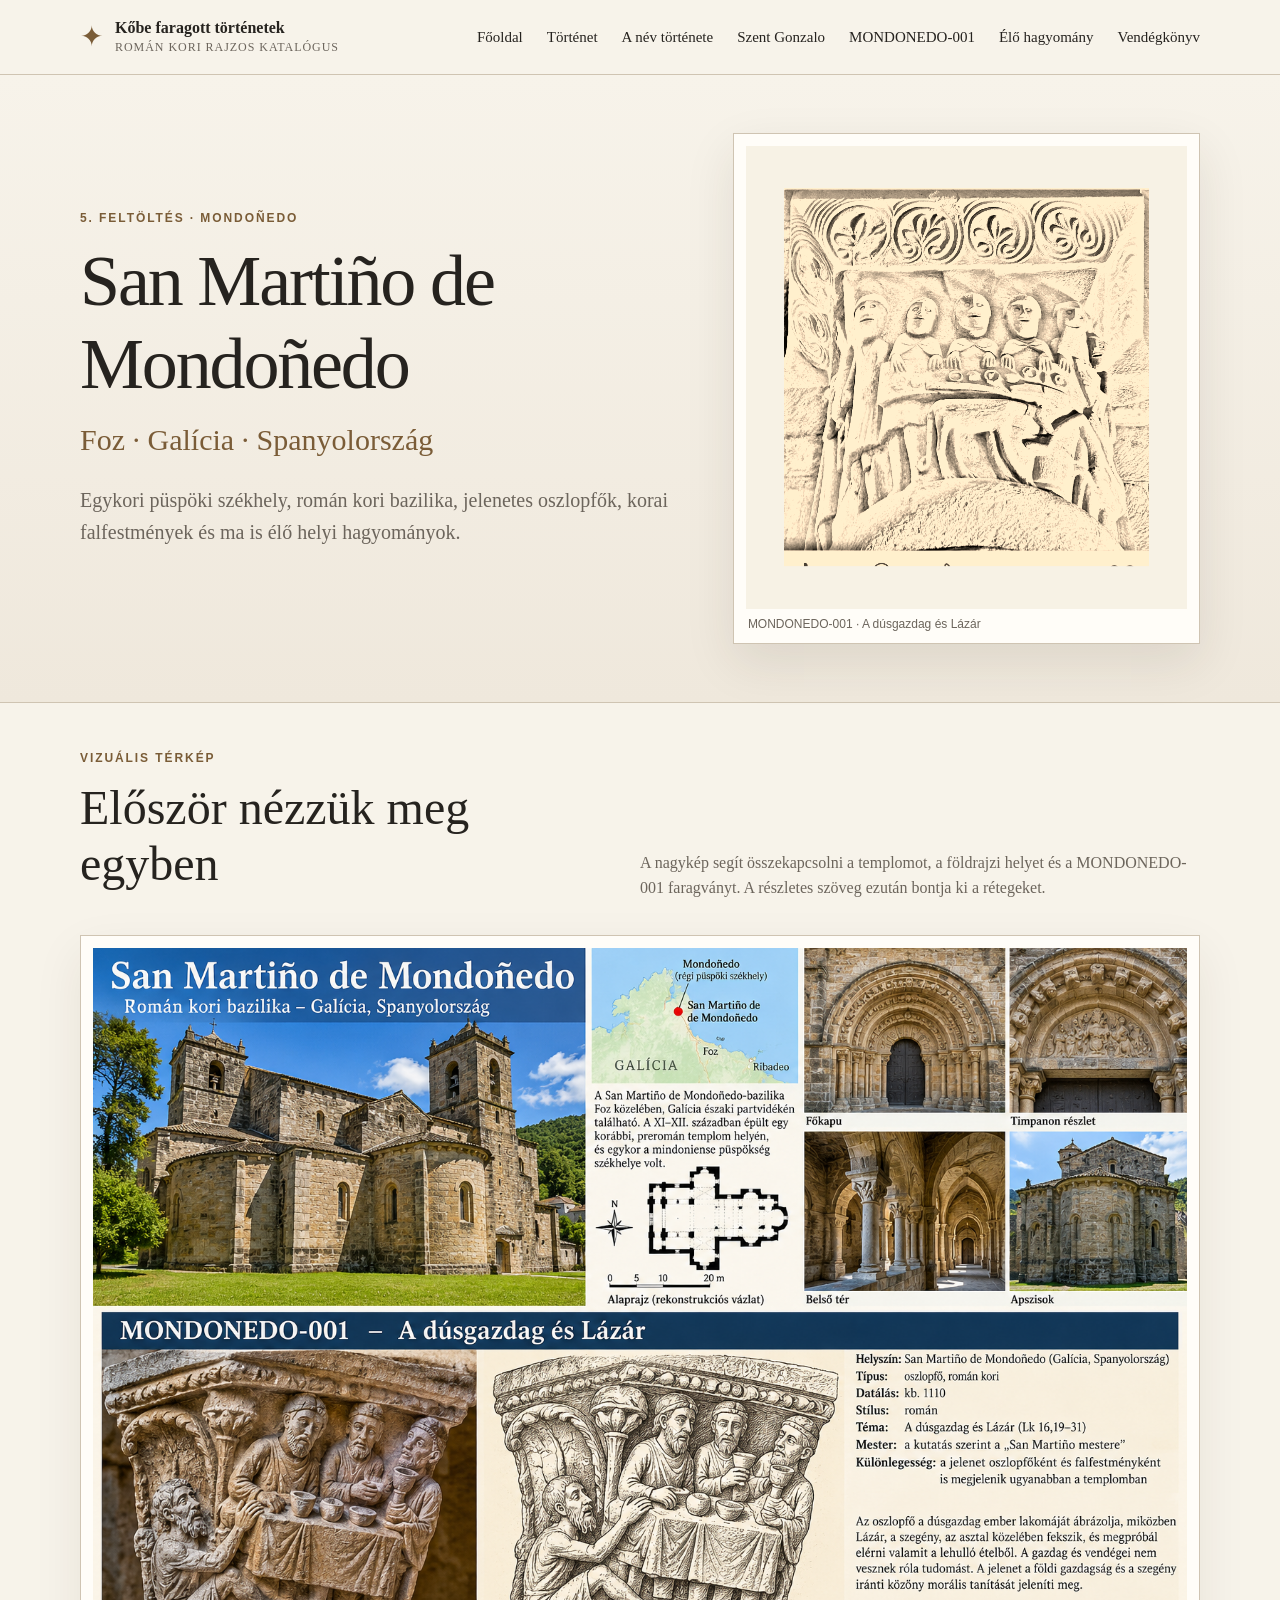
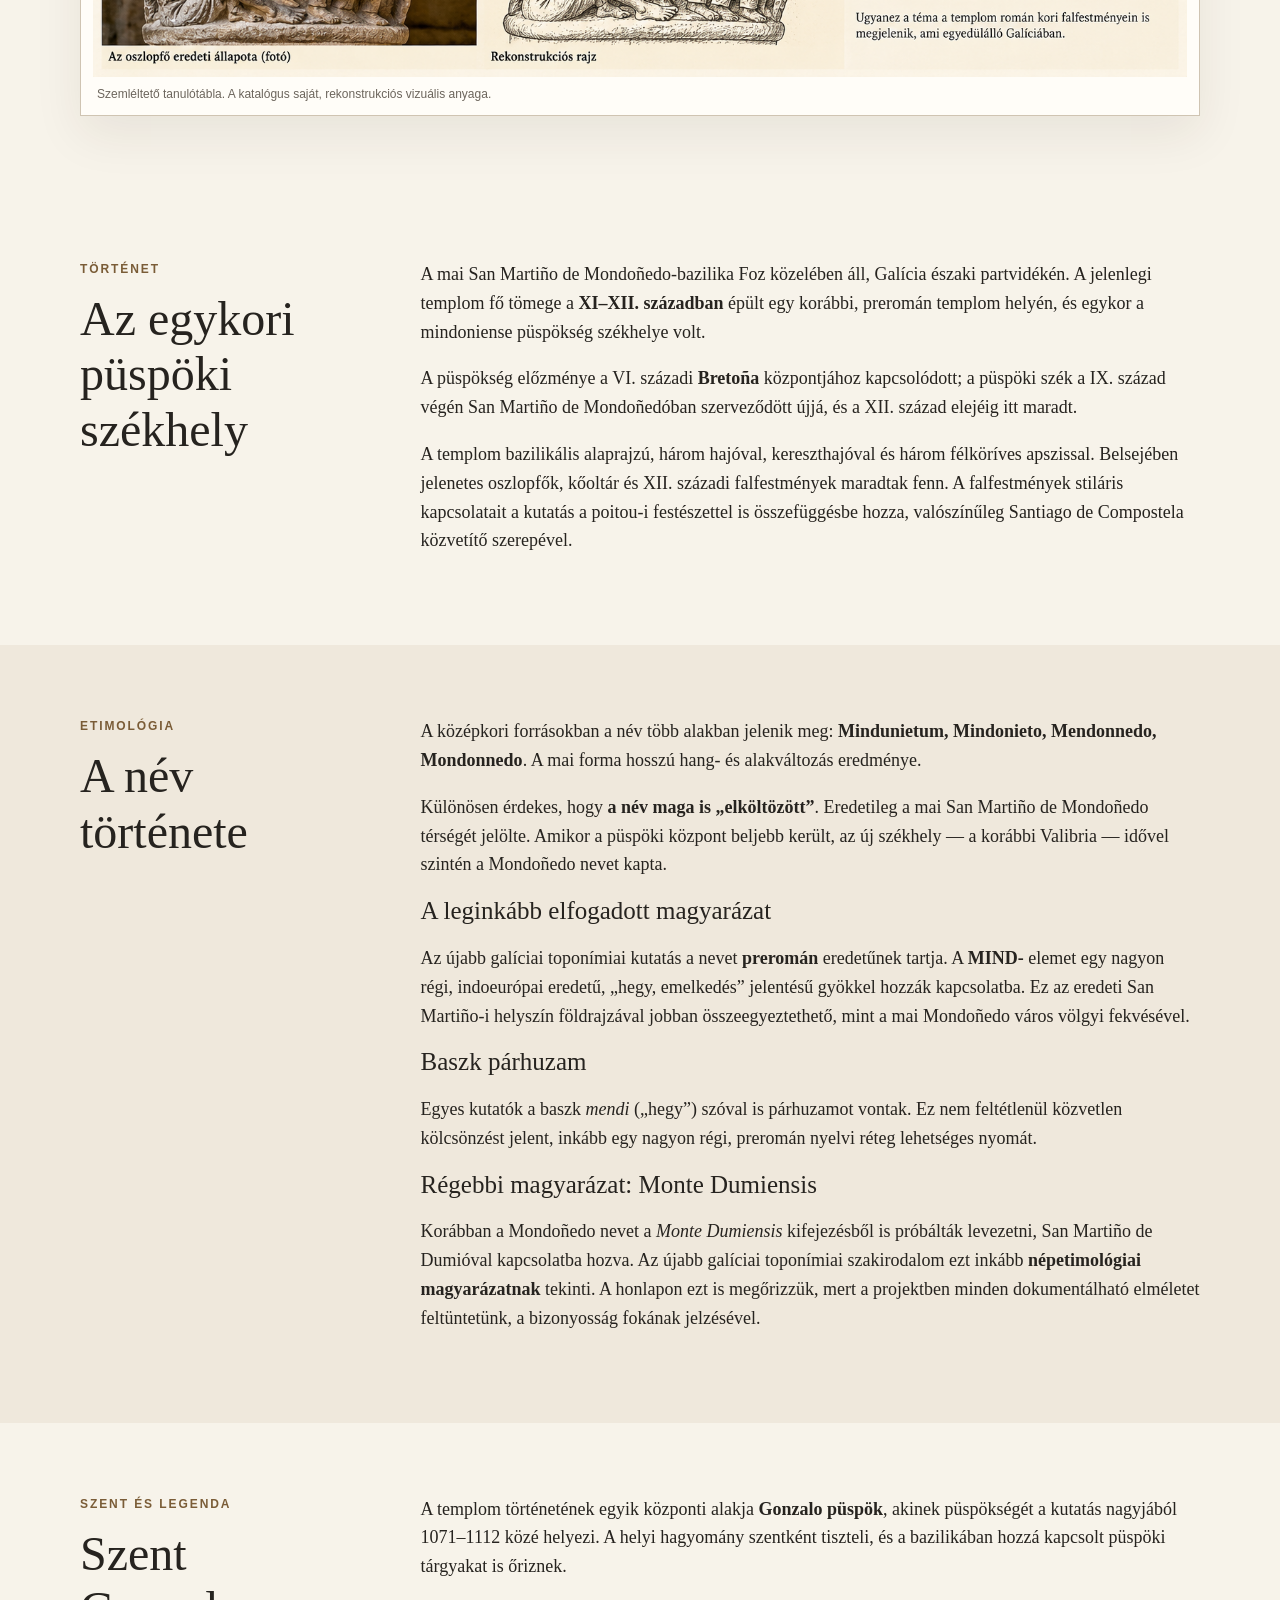
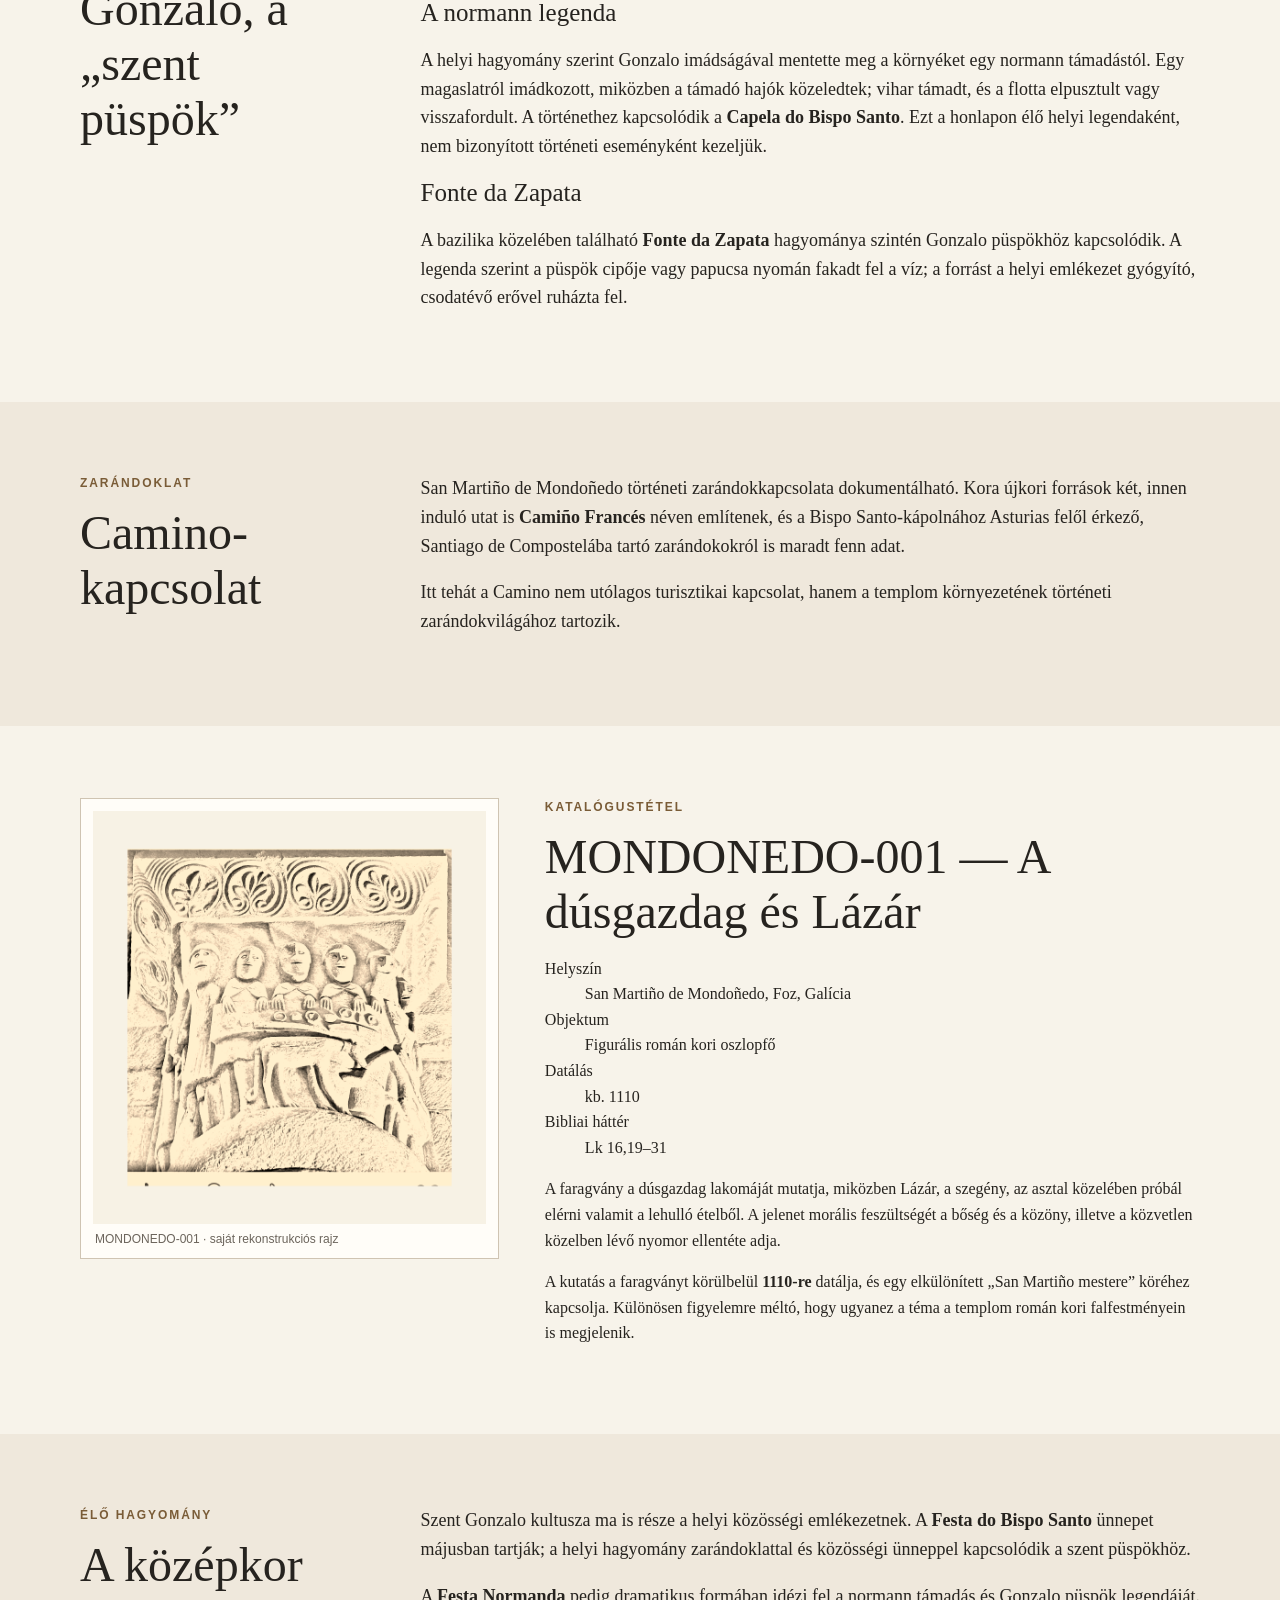
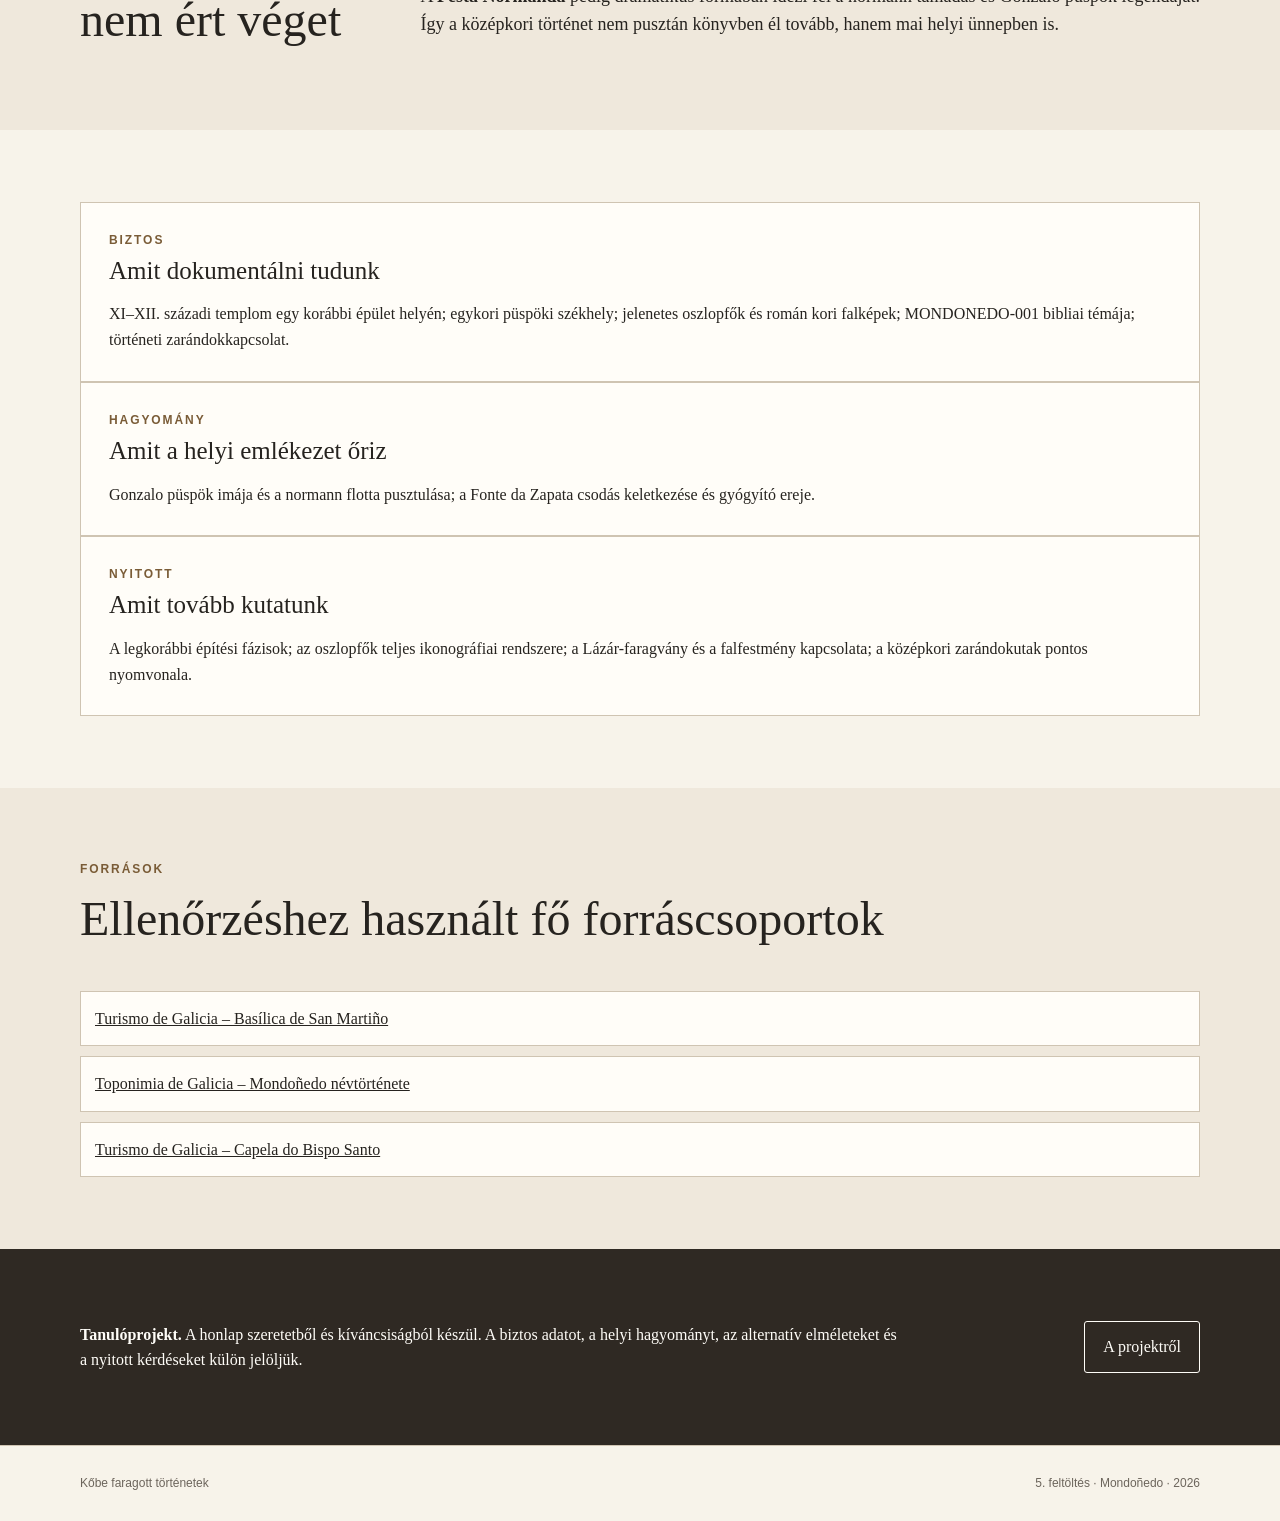
<file: mondonedo.html>
<!doctype html>
<html lang="hu">
<head>
<meta charset="utf-8"/>
<meta name="viewport" content="width=device-width, initial-scale=1"/>
<meta name="description" content="San Martiño de Mondoñedo román kori bazilikája, Szent Gonzalo hagyománya és a dúsgazdag–Lázár oszlopfő."/>
<title>San Martiño de Mondoñedo – Kőbe faragott történetek</title>
<link rel="stylesheet" href="styles.css"/>
</head>
<body>
<header class="site-header">
  <div class="wrap header-inner">
    <a class="brand" href="index.html" aria-label="Kezdőlap">
      <span class="brand-mark">✦</span>
      <span><strong>Kőbe faragott történetek</strong><small>Román kori rajzos katalógus</small></span>
    </a>
    <nav aria-label="Fő navigáció">
      <a href="index.html">Főoldal</a>
      <a href="#tortenet">Történet</a>
      <a href="#nev">A név története</a>
      <a href="#gonzalo">Szent Gonzalo</a>
      <a href="#mondonedo001">MONDONEDO-001</a>
      <a href="#elo">Élő hagyomány</a>
      <a href="vendegkonyv.html">Vendégkönyv</a>
    </nav>
  </div>
</header>

<main>
<section class="location-hero">
  <div class="wrap location-hero-grid">
    <div>
      <p class="eyebrow">5. feltöltés · Mondoñedo</p>
      <h1>San Martiño de Mondoñedo</h1>
      <p class="location-subtitle">Foz · Galícia · Spanyolország</p>
      <p class="lead">Egykori püspöki székhely, román kori bazilika, jelenetes oszlopfők, korai falfestmények és ma is élő helyi hagyományok.</p>
    </div>
    <figure class="location-art">
      <img src="images/mondonedo-001.png" alt="MONDONEDO-001 – A dúsgazdag és Lázár rekonstrukciós rajza"/>
      <figcaption>MONDONEDO-001 · A dúsgazdag és Lázár</figcaption>
    </figure>
  </div>
</section>

<section class="section overview-section">
  <div class="wrap">
    <div class="section-head">
      <div><p class="eyebrow">Vizuális térkép</p><h2>Először nézzük meg egyben</h2></div>
      <p class="section-copy">A nagykép segít összekapcsolni a templomot, a földrajzi helyet és a MONDONEDO-001 faragványt. A részletes szöveg ezután bontja ki a rétegeket.</p>
    </div>
    <figure class="overview-board">
      <img src="images/mondonedo-overview.png" alt="San Martiño de Mondoñedo összefoglaló tanulótáblája"/>
      <figcaption>Szemléltető tanulótábla. A katalógus saját, rekonstrukciós vizuális anyaga.</figcaption>
    </figure>
  </div>
</section>

<section class="section" id="tortenet">
  <div class="wrap prose-grid">
    <div class="side-title"><p class="eyebrow">Történet</p><h2>Az egykori püspöki székhely</h2></div>
    <div class="prose">
      <p>A mai San Martiño de Mondoñedo-bazilika Foz közelében áll, Galícia északi partvidékén. A jelenlegi templom fő tömege a <strong>XI–XII. században</strong> épült egy korábbi, preromán templom helyén, és egykor a mindoniense püspökség székhelye volt.</p>
      <p>A püspökség előzménye a VI. századi <strong>Bretoña</strong> központjához kapcsolódott; a püspöki szék a IX. század végén San Martiño de Mondoñedóban szerveződött újjá, és a XII. század elejéig itt maradt.</p>
      <p>A templom bazilikális alaprajzú, három hajóval, kereszthajóval és három félköríves apszissal. Belsejében jelenetes oszlopfők, kőoltár és XII. századi falfestmények maradtak fenn. A falfestmények stiláris kapcsolatait a kutatás a poitou-i festészettel is összefüggésbe hozza, valószínűleg Santiago de Compostela közvetítő szerepével.</p>
    </div>
  </div>
</section>

<section class="section alt" id="nev">
  <div class="wrap prose-grid">
    <div class="side-title"><p class="eyebrow">Etimológia</p><h2>A név története</h2></div>
    <div class="prose">
      <p>A középkori forrásokban a név több alakban jelenik meg: <strong>Mindunietum, Mindonieto, Mendonnedo, Mondonnedo</strong>. A mai forma hosszú hang- és alakváltozás eredménye.</p>
      <p>Különösen érdekes, hogy <strong>a név maga is „elköltözött”</strong>. Eredetileg a mai San Martiño de Mondoñedo térségét jelölte. Amikor a püspöki központ beljebb került, az új székhely — a korábbi Valibria — idővel szintén a Mondoñedo nevet kapta.</p>

      <h3>A leginkább elfogadott magyarázat</h3>
      <p>Az újabb galíciai toponímiai kutatás a nevet <strong>preromán</strong> eredetűnek tartja. A <strong>MIND-</strong> elemet egy nagyon régi, indoeurópai eredetű, „hegy, emelkedés” jelentésű gyökkel hozzák kapcsolatba. Ez az eredeti San Martiño-i helyszín földrajzával jobban összeegyeztethető, mint a mai Mondoñedo város völgyi fekvésével.</p>

      <h3>Baszk párhuzam</h3>
      <p>Egyes kutatók a baszk <em>mendi</em> („hegy”) szóval is párhuzamot vontak. Ez nem feltétlenül közvetlen kölcsönzést jelent, inkább egy nagyon régi, preromán nyelvi réteg lehetséges nyomát.</p>

      <h3>Régebbi magyarázat: Monte Dumiensis</h3>
      <p>Korábban a Mondoñedo nevet a <em>Monte Dumiensis</em> kifejezésből is próbálták levezetni, San Martiño de Dumióval kapcsolatba hozva. Az újabb galíciai toponímiai szakirodalom ezt inkább <strong>népetimológiai magyarázatnak</strong> tekinti. A honlapon ezt is megőrizzük, mert a projektben minden dokumentálható elméletet feltüntetünk, a bizonyosság fokának jelzésével.</p>
    </div>
  </div>
</section>

<section class="section" id="gonzalo">
  <div class="wrap prose-grid">
    <div class="side-title"><p class="eyebrow">Szent és legenda</p><h2>Szent Gonzalo, a „szent püspök”</h2></div>
    <div class="prose">
      <p>A templom történetének egyik központi alakja <strong>Gonzalo püspök</strong>, akinek püspökségét a kutatás nagyjából 1071–1112 közé helyezi. A helyi hagyomány szentként tiszteli, és a bazilikában hozzá kapcsolt püspöki tárgyakat is őriznek.</p>
      <h3>A normann legenda</h3>
      <p>A helyi hagyomány szerint Gonzalo imádságával mentette meg a környéket egy normann támadástól. Egy magaslatról imádkozott, miközben a támadó hajók közeledtek; vihar támadt, és a flotta elpusztult vagy visszafordult. A történethez kapcsolódik a <strong>Capela do Bispo Santo</strong>. Ezt a honlapon élő helyi legendaként, nem bizonyított történeti eseményként kezeljük.</p>
      <h3>Fonte da Zapata</h3>
      <p>A bazilika közelében található <strong>Fonte da Zapata</strong> hagyománya szintén Gonzalo püspökhöz kapcsolódik. A legenda szerint a püspök cipője vagy papucsa nyomán fakadt fel a víz; a forrást a helyi emlékezet gyógyító, csodatévő erővel ruházta fel.</p>
    </div>
  </div>
</section>

<section class="section alt">
  <div class="wrap prose-grid">
    <div class="side-title"><p class="eyebrow">Zarándoklat</p><h2>Camino-kapcsolat</h2></div>
    <div class="prose">
      <p>San Martiño de Mondoñedo történeti zarándokkapcsolata dokumentálható. Kora újkori források két, innen induló utat is <strong>Camiño Francés</strong> néven említenek, és a Bispo Santo-kápolnához Asturias felől érkező, Santiago de Compostelába tartó zarándokokról is maradt fenn adat.</p>
      <p>Itt tehát a Camino nem utólagos turisztikai kapcsolat, hanem a templom környezetének történeti zarándokvilágához tartozik.</p>
    </div>
  </div>
</section>

<section class="section" id="mondonedo001">
  <div class="wrap feature-grid">
    <figure class="feature-art">
      <img src="images/mondonedo-001.png" alt="MONDONEDO-001 – A dúsgazdag és Lázár rajzos rekonstrukciója"/>
      <figcaption>MONDONEDO-001 · saját rekonstrukciós rajz</figcaption>
    </figure>
    <div>
      <p class="eyebrow">Katalógustétel</p>
      <h2>MONDONEDO-001 — A dúsgazdag és Lázár</h2>
      <dl>
        <dt>Helyszín</dt><dd>San Martiño de Mondoñedo, Foz, Galícia</dd>
        <dt>Objektum</dt><dd>Figurális román kori oszlopfő</dd>
        <dt>Datálás</dt><dd>kb. 1110</dd>
        <dt>Bibliai háttér</dt><dd>Lk 16,19–31</dd>
      </dl>
      <p>A faragvány a dúsgazdag lakomáját mutatja, miközben Lázár, a szegény, az asztal közelében próbál elérni valamit a lehulló ételből. A jelenet morális feszültségét a bőség és a közöny, illetve a közvetlen közelben lévő nyomor ellentéte adja.</p>
      <p>A kutatás a faragványt körülbelül <strong>1110-re</strong> datálja, és egy elkülönített „San Martiño mestere” köréhez kapcsolja. Különösen figyelemre méltó, hogy ugyanez a téma a templom román kori falfestményein is megjelenik.</p>
    </div>
  </div>
</section>

<section class="section alt" id="elo">
  <div class="wrap prose-grid">
    <div class="side-title"><p class="eyebrow">Élő hagyomány</p><h2>A középkor nem ért véget</h2></div>
    <div class="prose">
      <p>Szent Gonzalo kultusza ma is része a helyi közösségi emlékezetnek. A <strong>Festa do Bispo Santo</strong> ünnepet májusban tartják; a helyi hagyomány zarándoklattal és közösségi ünneppel kapcsolódik a szent püspökhöz.</p>
      <p>A <strong>Festa Normanda</strong> pedig dramatikus formában idézi fel a normann támadás és Gonzalo püspök legendáját. Így a középkori történet nem pusztán könyvben él tovább, hanem mai helyi ünnepben is.</p>
    </div>
  </div>
</section>

<section class="section">
  <div class="wrap three-col">
    <article class="note-card"><p class="eyebrow">Biztos</p><h3>Amit dokumentálni tudunk</h3><p>XI–XII. századi templom egy korábbi épület helyén; egykori püspöki székhely; jelenetes oszlopfők és román kori falképek; MONDONEDO-001 bibliai témája; történeti zarándokkapcsolat.</p></article>
    <article class="note-card"><p class="eyebrow">Hagyomány</p><h3>Amit a helyi emlékezet őriz</h3><p>Gonzalo püspök imája és a normann flotta pusztulása; a Fonte da Zapata csodás keletkezése és gyógyító ereje.</p></article>
    <article class="note-card"><p class="eyebrow">Nyitott</p><h3>Amit tovább kutatunk</h3><p>A legkorábbi építési fázisok; az oszlopfők teljes ikonográfiai rendszere; a Lázár-faragvány és a falfestmény kapcsolata; a középkori zarándokutak pontos nyomvonala.</p></article>
  </div>
</section>

<section class="section alt">
  <div class="wrap">
    <div class="section-head"><div><p class="eyebrow">Források</p><h2>Ellenőrzéshez használt fő forráscsoportok</h2></div></div>
    <div class="sources-box">
      <a href="https://www.turismo.gal/recurso/-/detalle/23189/basilica-de-san-martino?ctre=31&langId=es_ES&tp=8" target="_blank" rel="noopener">Turismo de Galicia – Basílica de San Martiño</a>
      <a href="https://toponimia.xunta.gal/gl/video/mondonedo-o-toponimo-que-se-desprazou-15-quilometros" target="_blank" rel="noopener">Toponimia de Galicia – Mondoñedo névtörténete</a>
      <a href="https://www.turismo.gal/recurso/-/detalle/25755/capela-do-bispo-santo?ctre=31&langId=es_ES&tp=8" target="_blank" rel="noopener">Turismo de Galicia – Capela do Bispo Santo</a>
    </div>
  </div>
</section>

<section class="section project-strip">
  <div class="wrap">
    <p><strong>Tanulóprojekt.</strong> A honlap szeretetből és kíváncsiságból készül. A biztos adatot, a helyi hagyományt, az alternatív elméleteket és a nyitott kérdéseket külön jelöljük.</p>
    <a class="button ghost" href="index.html#projekt">A projektről</a>
  </div>
</section>
</main>

<footer><div class="wrap footer-inner"><span>Kőbe faragott történetek</span><span>5. feltöltés · Mondoñedo · 2026</span></div></footer>
</body>
</html>
</file>
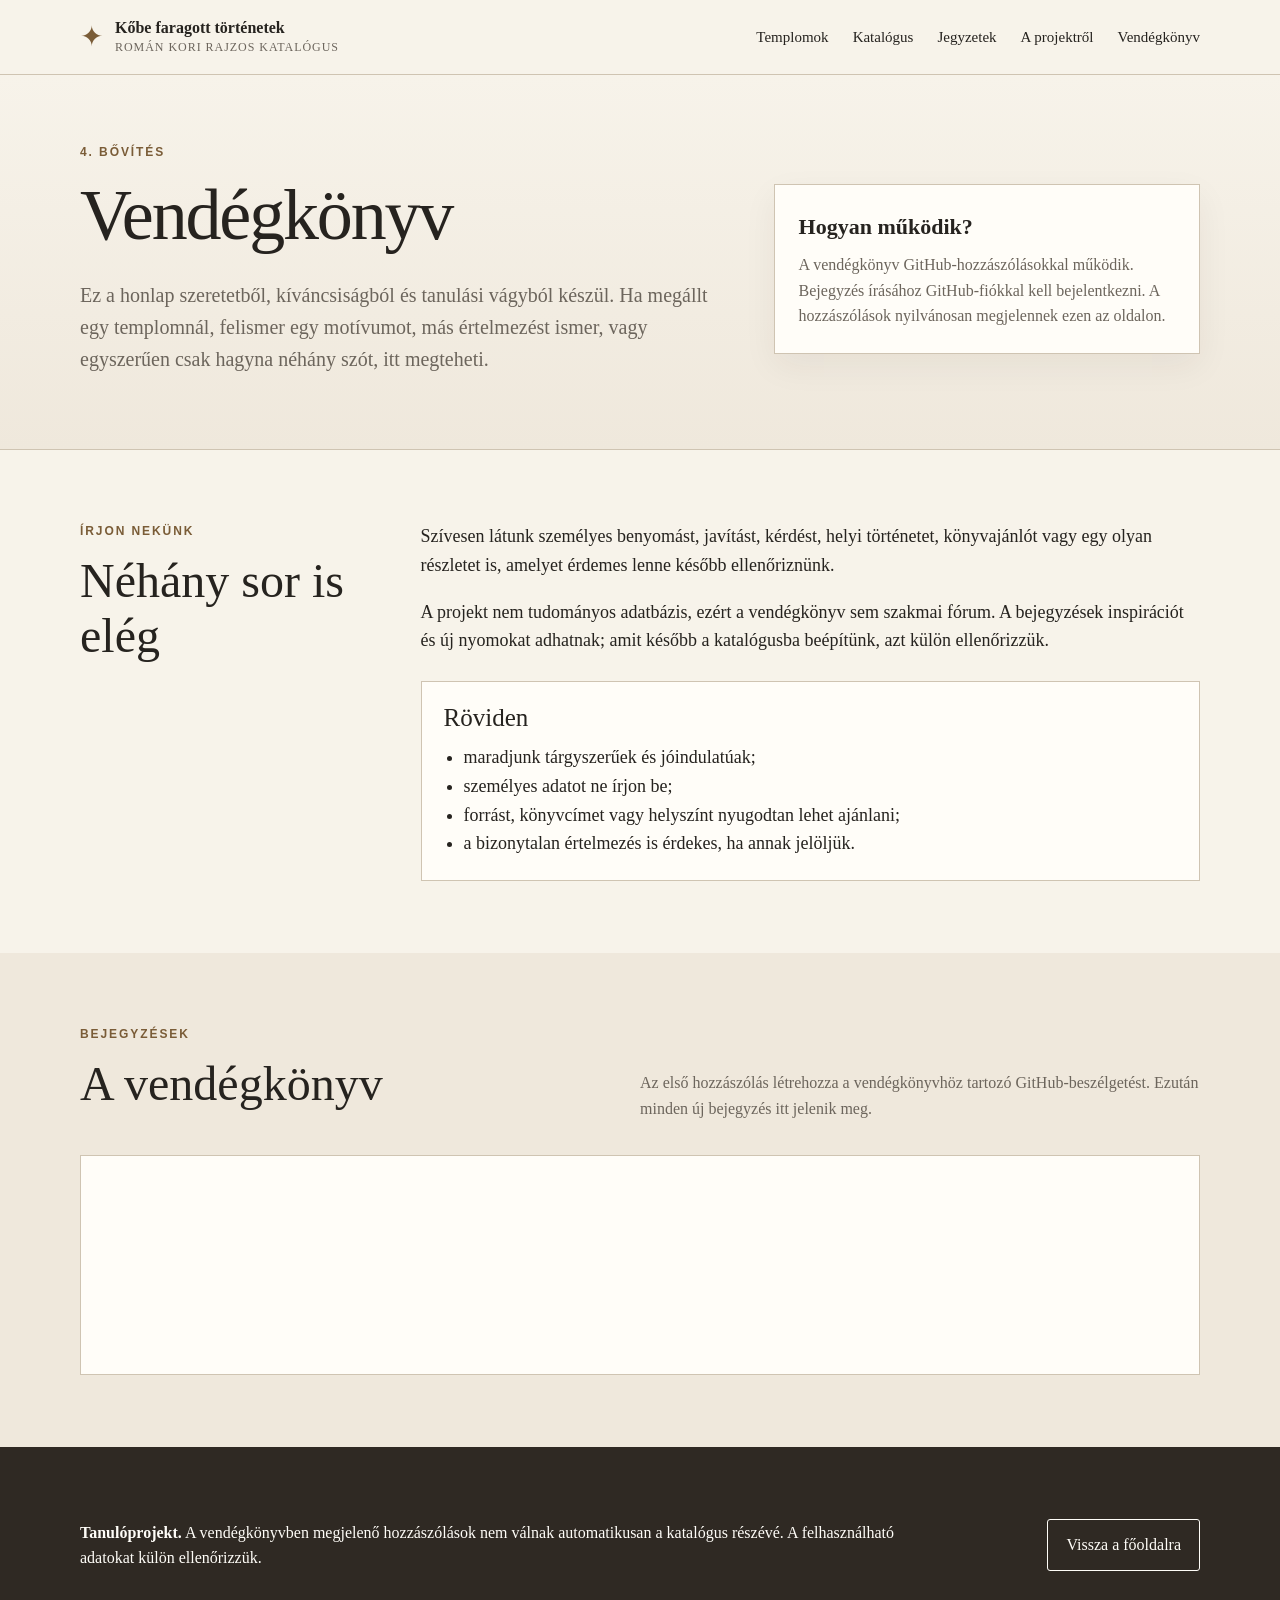
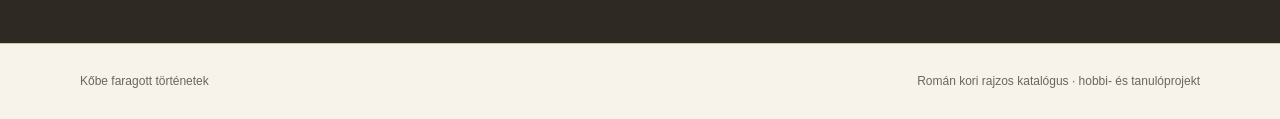
<file: vendegkonyv.html>
<!doctype html>
<html lang="hu">
<head>
  <meta charset="utf-8" />
  <meta name="viewport" content="width=device-width, initial-scale=1" />
  <meta name="description" content="Vendégkönyv a Kőbe faragott történetek román kori tanulóprojekthez." />
  <title>Vendégkönyv — Kőbe faragott történetek</title>
  <link rel="stylesheet" href="styles.css" />
</head>
<body>
<header class="site-header">
  <div class="wrap header-inner">
    <a class="brand" href="index.html" aria-label="Kezdőlap">
      <span class="brand-mark">✦</span>
      <span><strong>Kőbe faragott történetek</strong><small>Román kori rajzos katalógus</small></span>
    </a>
    <nav aria-label="Fő navigáció">
      <a href="index.html#templomok">Templomok</a>
      <a href="index.html#katalogus">Katalógus</a>
      <a href="index.html#jegyzetek">Jegyzetek</a>
      <a href="index.html#projekt">A projektről</a>
      <a href="vendegkonyv.html" aria-current="page">Vendégkönyv</a>
    </nav>
  </div>
</header>

<main>
  <section class="guestbook-hero">
    <div class="wrap guestbook-hero-grid">
      <div>
        <p class="eyebrow">4. bővítés</p>
        <h1>Vendégkönyv</h1>
        <p class="lead">Ez a honlap szeretetből, kíváncsiságból és tanulási vágyból készül. Ha megállt egy templomnál, felismer egy motívumot, más értelmezést ismer, vagy egyszerűen csak hagyna néhány szót, itt megteheti.</p>
      </div>
      <aside class="guestbook-note">
        <strong>Hogyan működik?</strong>
        <p>A vendégkönyv GitHub-hozzászólásokkal működik. Bejegyzés írásához GitHub-fiókkal kell bejelentkezni. A hozzászólások nyilvánosan megjelennek ezen az oldalon.</p>
      </aside>
    </div>
  </section>

  <section class="section">
    <div class="wrap prose-grid">
      <div class="side-title">
        <p class="eyebrow">Írjon nekünk</p>
        <h2>Néhány sor is elég</h2>
      </div>
      <div class="prose">
        <p>Szívesen látunk személyes benyomást, javítást, kérdést, helyi történetet, könyvajánlót vagy egy olyan részletet is, amelyet érdemes lenne később ellenőriznünk.</p>
        <p>A projekt nem tudományos adatbázis, ezért a vendégkönyv sem szakmai fórum. A bejegyzések inspirációt és új nyomokat adhatnak; amit később a katalógusba beépítünk, azt külön ellenőrizzük.</p>
        <div class="guestbook-rules">
          <h3>Röviden</h3>
          <ul>
            <li>maradjunk tárgyszerűek és jóindulatúak;</li>
            <li>személyes adatot ne írjon be;</li>
            <li>forrást, könyvcímet vagy helyszínt nyugodtan lehet ajánlani;</li>
            <li>a bizonytalan értelmezés is érdekes, ha annak jelöljük.</li>
          </ul>
        </div>
      </div>
    </div>
  </section>

  <section class="section alt" id="bejegyzesek">
    <div class="wrap">
      <div class="section-head">
        <div><p class="eyebrow">Bejegyzések</p><h2>A vendégkönyv</h2></div>
        <p class="section-copy">Az első hozzászólás létrehozza a vendégkönyvhöz tartozó GitHub-beszélgetést. Ezután minden új bejegyzés itt jelenik meg.</p>
      </div>
      <div class="guestbook-box">
        <script src="https://utteranc.es/client.js"
                repo="tornyait-hue/romankori-katalogus"
                issue-term="pathname"
                label="vendégkönyv"
                theme="github-light"
                crossorigin="anonymous"
                async>
        </script>
        <noscript>A vendégkönyv megjelenítéséhez engedélyezni kell a JavaScriptet.</noscript>
      </div>
    </div>
  </section>

  <section class="section project-strip">
    <div class="wrap">
      <p><strong>Tanulóprojekt.</strong> A vendégkönyvben megjelenő hozzászólások nem válnak automatikusan a katalógus részévé. A felhasználható adatokat külön ellenőrizzük.</p>
      <a class="button ghost" href="index.html">Vissza a főoldalra</a>
    </div>
  </section>
</main>

<footer><div class="wrap footer-inner"><span>Kőbe faragott történetek</span><span>Román kori rajzos katalógus · hobbi- és tanulóprojekt</span></div></footer>
</body>
</html>
</file>
<file: styles.css>
:root{
  --ink:#26231f; --muted:#6c655c; --paper:#f7f3ea; --paper2:#efe8dc;
  --line:#cfc4b2; --accent:#7a5c37; --white:#fffdf8;
}
*{box-sizing:border-box}
html{scroll-behavior:smooth}
body{margin:0;font-family:Georgia,"Times New Roman",serif;color:var(--ink);background:var(--paper);line-height:1.6}
img{max-width:100%;display:block}
button,a{font:inherit}
.wrap{width:min(1120px,calc(100% - 36px));margin:auto}
.site-header{position:sticky;top:0;z-index:20;background:rgba(247,243,234,.95);border-bottom:1px solid var(--line);backdrop-filter:blur(10px)}
.header-inner{min-height:74px;display:flex;align-items:center;justify-content:space-between;gap:30px}
.brand{display:flex;align-items:center;gap:12px;color:inherit;text-decoration:none;line-height:1.15}
.brand-mark{font-size:28px;color:var(--accent)}
.brand small{display:block;color:var(--muted);font-size:12px;letter-spacing:.08em;text-transform:uppercase;margin-top:4px}
nav{display:flex;gap:24px} nav a{color:var(--ink);text-decoration:none;font-size:15px} nav a:hover{text-decoration:underline}
.hero{padding:72px 0 58px;border-bottom:1px solid var(--line)}
.hero-grid{display:grid;grid-template-columns:1.05fr .95fr;align-items:center;gap:64px}
.eyebrow{font-family:Arial,sans-serif;text-transform:uppercase;letter-spacing:.16em;font-size:12px;color:var(--accent);font-weight:700;margin:0 0 12px}
h1,h2,h3{line-height:1.15;font-weight:500;margin-top:0}
h1{font-size:clamp(42px,6vw,72px);letter-spacing:-.03em;margin-bottom:22px}
h2{font-size:clamp(32px,4vw,48px);margin-bottom:10px} h3{font-size:25px;margin-bottom:10px}
.lead{font-size:20px;color:var(--muted);max-width:680px}
.hero-actions{display:flex;gap:12px;flex-wrap:wrap;margin-top:30px}
.button{display:inline-block;padding:12px 18px;border-radius:3px;text-decoration:none;border:1px solid var(--ink)}
.button.primary{background:var(--ink);color:var(--white)} .button.ghost{color:var(--ink)}
.hero-art{margin:0;background:var(--white);padding:14px;border:1px solid var(--line);box-shadow:0 18px 46px rgba(50,40,28,.1)}
.hero-art img{aspect-ratio:4/3;object-fit:cover}.hero-art figcaption{font-size:13px;color:var(--muted);padding:10px 4px 2px;font-family:Arial,sans-serif}
.section{padding:72px 0}.section.alt{background:var(--paper2)}
.section-head{display:flex;justify-content:space-between;gap:36px;align-items:end;margin-bottom:34px}.section-copy{max-width:560px;color:var(--muted);margin:0}
.church-grid,.note-grid{display:grid;grid-template-columns:repeat(2,1fr);gap:20px}
.church-card,.note-card{background:var(--white);border:1px solid var(--line);padding:28px}
.church-meta,.note-kicker,.idline{font-family:Arial,sans-serif;text-transform:uppercase;letter-spacing:.12em;font-size:11px;color:var(--accent);font-weight:700}
.text-button{background:none;border:0;padding:0;color:var(--accent);cursor:pointer;text-decoration:underline;text-underline-offset:3px}
.filters{display:flex;gap:8px;flex-wrap:wrap}.chip{border:1px solid var(--line);background:transparent;padding:8px 12px;border-radius:999px;cursor:pointer;font-family:Arial,sans-serif;font-size:13px}.chip.active{background:var(--ink);color:white;border-color:var(--ink)}
.catalog-grid{display:grid;grid-template-columns:repeat(2,1fr);gap:26px}.catalog-card{background:var(--white);border:1px solid var(--line)}
.image-button{border:0;padding:0;background:none;display:block;width:100%;cursor:pointer}.image-button img{width:100%;aspect-ratio:4/3;object-fit:cover}
.card-body{padding:22px}.card-body h3{margin:6px 0 8px}.card-body p{color:var(--muted)}
.note-card h3{margin:7px 0 10px}.note-card p{margin-bottom:0}
.method{display:grid;grid-template-columns:.7fr 1.3fr;gap:50px}.method p:last-child{font-size:19px;color:var(--muted)}
footer{border-top:1px solid var(--line);padding:28px 0;color:var(--muted);font-family:Arial,sans-serif;font-size:12px}.footer-inner{display:flex;justify-content:space-between;gap:20px}
.item-dialog{width:min(1000px,calc(100% - 28px));border:1px solid var(--line);background:var(--paper);padding:18px;box-shadow:0 20px 70px rgba(0,0,0,.25)}
.item-dialog::backdrop{background:rgba(32,27,22,.72)}.dialog-grid{display:grid;grid-template-columns:1.1fr .9fr;gap:30px;align-items:start}.dialog-grid>img{width:100%;border:1px solid var(--line)}
.close{float:right;border:0;background:none;font-size:32px;cursor:pointer;color:var(--muted);line-height:1;margin:0 0 8px 10px}.item-dialog dl{display:grid;grid-template-columns:120px 1fr;gap:7px 12px;margin:24px 0}.item-dialog dt{color:var(--muted)}.item-dialog dd{margin:0}
.hidden{display:none!important}
@media(max-width:800px){nav{display:none}.hero-grid,.church-grid,.catalog-grid,.note-grid,.method,.dialog-grid{grid-template-columns:1fr}.hero{padding-top:44px}.section{padding:52px 0}.section-head{align-items:start;flex-direction:column}.hero-grid{gap:32px}.footer-inner{flex-direction:column}.stack-mobile{align-items:flex-start}}

/* 2. bővítés */
.church-grid{grid-template-columns:repeat(3,1fr)}
.drawing-placeholder{width:100%;aspect-ratio:4/3;display:flex;flex-direction:column;align-items:center;justify-content:center;gap:7px;background:linear-gradient(135deg,#eee7db,#f9f6ef);border-bottom:1px solid var(--line);color:var(--muted);font-family:Arial,sans-serif;text-transform:uppercase;letter-spacing:.12em;font-size:12px}
.drawing-placeholder small{font-size:10px;letter-spacing:.08em;color:#8a8175}
.dialog-placeholder{border:1px solid var(--line);min-height:360px;aspect-ratio:auto;border-bottom:1px solid var(--line)}
@media(max-width:950px){.church-grid{grid-template-columns:repeat(2,1fr)}}
@media(max-width:800px){.church-grid{grid-template-columns:1fr}}

/* Mintatemplom-oldalak */
.text-link{color:var(--accent);text-decoration:underline;text-underline-offset:3px}
.project-note{max-width:860px;background:var(--white);border:1px solid var(--line);padding:30px;font-size:18px}
.location-hero{padding:58px 0;border-bottom:1px solid var(--line);background:linear-gradient(180deg,#f7f3ea,#efe8dc)}
.location-hero-grid{display:grid;grid-template-columns:1fr .78fr;gap:54px;align-items:center}.location-subtitle{font-size:30px;margin:-12px 0 18px;color:var(--accent)}
.location-art{margin:0;background:var(--white);border:1px solid var(--line);padding:12px;box-shadow:0 18px 46px rgba(50,40,28,.1)}.location-art img{width:100%;aspect-ratio:1/1.05;object-fit:cover}.location-art figcaption,.feature-art figcaption{font:12px Arial,sans-serif;color:var(--muted);padding:8px 2px 0}
.facts-row{display:grid;grid-template-columns:repeat(2,1fr);gap:12px;margin-top:28px}.facts-row div{background:rgba(255,253,248,.82);border:1px solid var(--line);padding:14px}.facts-row strong,.facts-row span{display:block}.facts-row strong{font:700 11px Arial,sans-serif;text-transform:uppercase;letter-spacing:.1em;color:var(--accent)}.facts-row span{margin-top:4px}
.prose-grid{display:grid;grid-template-columns:.36fr 1fr;gap:60px}.side-title{position:sticky;top:105px;align-self:start}.prose{max-width:820px;font-size:18px}.prose p:first-child{margin-top:0}
.feature-grid{display:grid;grid-template-columns:.78fr 1.22fr;gap:46px;align-items:start}.feature-art{margin:0;background:var(--white);border:1px solid var(--line);padding:12px}.feature-art img{width:100%;aspect-ratio:1/1.05;object-fit:cover}
.certainty-grid{display:grid;grid-template-columns:repeat(3,1fr);gap:12px;margin-top:28px}.certainty{padding:18px;border:1px solid var(--line)}.certainty h3{font-size:18px}.certainty ul{margin:0;padding-left:18px}.sure{background:#eef2ea}.likely{background:#f5ead8}.uncertain{background:#f6e2dc}
.visit-list{display:grid;grid-template-columns:repeat(2,1fr);gap:12px}.visit-list div{background:var(--white);border:1px solid var(--line);padding:18px}.project-quote{margin:28px 0 0;padding:24px 28px;border-left:4px solid var(--accent);background:var(--white);font-size:22px}
.sources-box{display:grid;gap:10px}.sources-box a{display:block;background:var(--white);border:1px solid var(--line);padding:14px;color:var(--ink)}.project-strip{background:#2f2923;color:var(--white)}.project-strip .wrap{display:flex;justify-content:space-between;gap:24px;align-items:center}.project-strip p{margin:0;max-width:820px}.project-strip .button{border-color:var(--white);color:var(--white)}
@media(max-width:800px){.location-hero-grid,.prose-grid,.feature-grid,.certainty-grid,.facts-row,.visit-list{grid-template-columns:1fr}.side-title{position:static}.project-strip .wrap{display:block}.project-strip .button{margin-top:18px}}

/* 3. bővítés — vizuális összefoglaló táblák */
.overview-section{padding-top:46px}
.overview-board{margin:0;background:var(--white);border:1px solid var(--line);padding:12px;box-shadow:0 18px 46px rgba(50,40,28,.08)}
.overview-board img{width:100%;height:auto;object-fit:contain}
.overview-board figcaption{font:12px Arial,sans-serif;color:var(--muted);padding:10px 4px 2px}

/* 4. bővítés — vendégkönyv */
.guestbook-hero{padding:68px 0 54px;border-bottom:1px solid var(--line);background:linear-gradient(180deg,#f7f3ea,#efe8dc)}
.guestbook-hero-grid{display:grid;grid-template-columns:1.2fr .8fr;gap:54px;align-items:center}
.guestbook-note{background:var(--white);border:1px solid var(--line);padding:24px;font-size:16px;box-shadow:0 12px 32px rgba(50,40,28,.06)}
.guestbook-note strong{display:block;font-size:22px;margin-bottom:8px}
.guestbook-note p{margin:0;color:var(--muted)}
.guestbook-rules{margin-top:26px;background:var(--white);border:1px solid var(--line);padding:22px}
.guestbook-rules h3{margin-bottom:10px}.guestbook-rules ul{margin:0;padding-left:20px}
.guestbook-box{background:var(--white);border:1px solid var(--line);padding:24px;min-height:220px}
@media(max-width:800px){.guestbook-hero-grid{grid-template-columns:1fr}}
</file>
